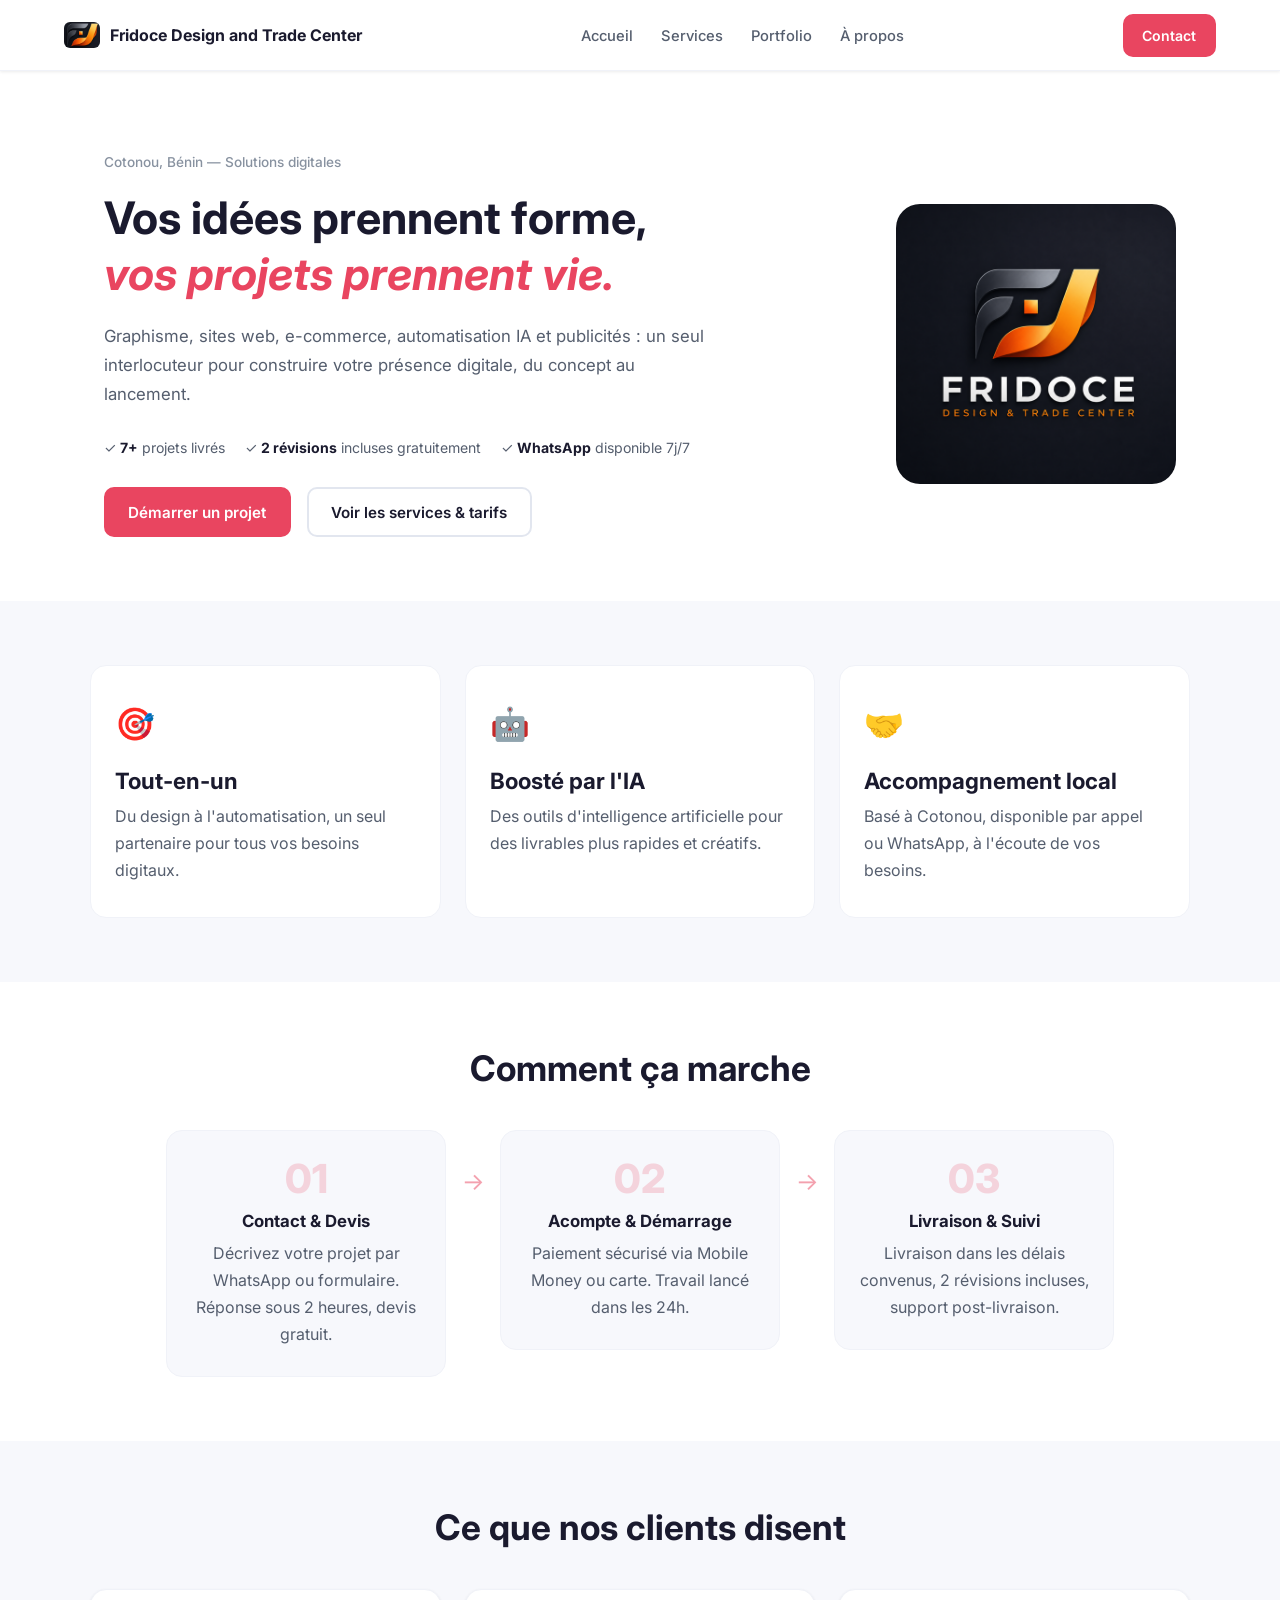
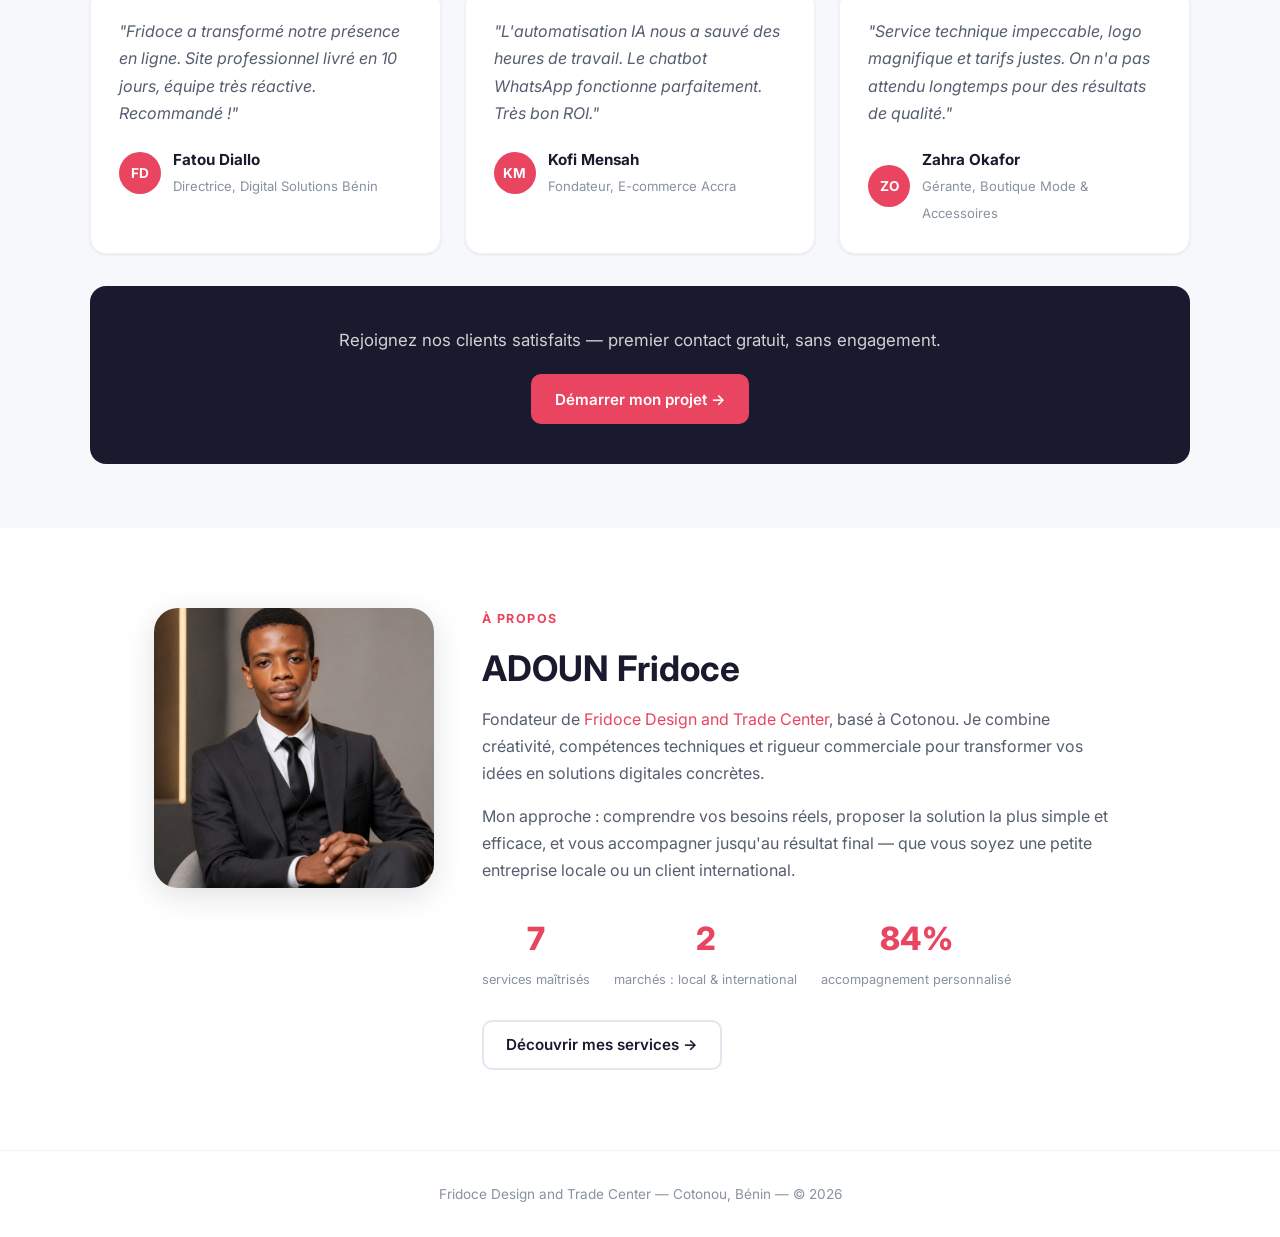
<file: index.html>
<!DOCTYPE html>
<html lang="fr">
<head>
  <meta charset="UTF-8" />
  <meta name="viewport" content="width=device-width, initial-scale=1.0" />
  <title>Fridoce Design and Trade Center — Accueil</title>
  <meta name="description" content="Créez votre présence digitale avec Fridoce Design and Trade Center. Graphisme, sites web, e-commerce, automatisation IA et publicités. Solutions complètes depuis Cotonou." />
  <meta name="keywords" content="graphisme, design, site web, e-commerce, automatisation IA, publicités Facebook, Cotonou, Bénin" />
  <meta name="author" content="Fridoce Design and Trade Center" />

  <!-- Open Graph — URL corrigée -->
  <meta property="og:title" content="Fridoce Design and Trade Center — Vos idées prennent forme" />
  <meta property="og:description" content="Solutions digitales complètes : graphisme, sites web, e-commerce, automatisation IA. Du concept au lancement." />
  <meta property="og:image" content="https://fdtc-website.vercel.app/assets/logo.png" />
  <meta property="og:url" content="https://fdtc-website.vercel.app" />
  <meta property="og:type" content="website" />
  <meta property="og:site_name" content="Fridoce Design and Trade Center" />

  <!-- Twitter Card -->
  <meta name="twitter:card" content="summary_large_image" />
  <meta name="twitter:title" content="Fridoce Design and Trade Center" />
  <meta name="twitter:description" content="Solutions digitales complètes depuis Cotonou. Graphisme, sites, e-commerce, IA." />
  <meta name="twitter:image" content="https://fdtc-website.vercel.app/assets/logo.png" />

  <!-- JSON-LD LocalBusiness -->
  <script type="application/ld+json">
  {
    "@context": "https://schema.org",
    "@type": "LocalBusiness",
    "name": "Fridoce Design and Trade Center",
    "url": "https://fdtc-website.vercel.app",
    "logo": "https://fdtc-website.vercel.app/assets/logo.png",
    "image": "https://fdtc-website.vercel.app/assets/logo.png",
    "description": "Solutions digitales complètes : graphisme, sites web, e-commerce, automatisation IA et publicités depuis Cotonou, Bénin.",
    "address": {
      "@type": "PostalAddress",
      "addressLocality": "Cotonou",
      "addressCountry": "BJ"
    },
    "telephone": "+22901952507 74",
    "priceRange": "$$",
    "openingHours": "Mo-Fr 08:00-18:00"
  }
  </script>

  <!-- Google Analytics GA4 -->
  <script async src="https://www.googletagmanager.com/gtag/js?id=G-G6QQ1XGPJY"></script>
  <script>
    window.dataLayer = window.dataLayer || [];
    function gtag(){dataLayer.push(arguments);}
    gtag('js', new Date());
    gtag('config', 'G-G6QQ1XGPJY');
  </script>

  <link rel="stylesheet" href="style.css" />
  <link rel="preconnect" href="https://fonts.googleapis.com" />
  <link rel="preconnect" href="https://fonts.gstatic.com" crossorigin />
  <link href="https://fonts.googleapis.com/css2?family=Inter:wght@400;500;600;700&display=swap" rel="stylesheet" />
</head>
<body>

  <!-- NAVIGATION -->
  <nav class="navbar" role="navigation" aria-label="Navigation principale">
    <a href="index.html" class="nav-logo" aria-label="Fridoce Design and Trade Center — Accueil">
      <img src="assets/logo_icon.png" alt="Logo Fridoce" width="36" height="36" />
      Fridoce Design and Trade Center
    </a>
    <button class="burger" id="burger" aria-label="Ouvrir le menu" aria-expanded="false" aria-controls="nav-links">
      <span></span><span></span><span></span>
    </button>
    <ul class="nav-links" id="nav-links" role="list">
      <li><a href="index.html">Accueil</a></li>
      <li><a href="services.html">Services</a></li>
      <li><a href="services.html#portfolio">Portfolio</a></li>
      <li><a href="index.html#apropos">À propos</a></li>
    </ul>
    <a href="paiement.html#contact" class="btn btn-primary nav-cta">Contact</a>
  </nav>

  <!-- HERO -->
  <section class="hero" id="accueil">
    <div class="hero-content">
      <p class="hero-location">Cotonou, Bénin — Solutions digitales</p>
      <h1 class="hero-title">
        Vos idées prennent forme,<br />
        <em>vos projets prennent vie.</em>
      </h1>
      <p class="hero-subtitle">
        Graphisme, sites web, e-commerce, automatisation IA et publicités : un seul interlocuteur pour construire votre présence digitale, du concept au lancement.
      </p>
      <div class="trust-bar">
        <span>✓ <strong>7+</strong> projets livrés</span>
        <span>✓ <strong>2 révisions</strong> incluses gratuitement</span>
        <span>✓ <strong>WhatsApp</strong> disponible 7j/7</span>
      </div>
      <div class="hero-actions">
        <a href="paiement.html#contact" class="btn btn-primary" onclick="gtag('event','click_cta_hero',{event_category:'conversion'})">Démarrer un projet</a>
        <a href="services.html" class="btn btn-secondary">Voir les services &amp; tarifs</a>
      </div>
    </div>
    <div class="hero-visual">
      <img src="assets/logo.png" alt="Fridoce Design and Trade Center" width="320" height="320" loading="lazy" />
    </div>
  </section>

  <!-- PROMESSES -->
  <section class="features" aria-labelledby="features-title">
    <h2 id="features-title" class="sr-only">Nos points forts</h2>
    <div class="features-grid">
      <div class="feature-card">
        <div class="feature-icon" aria-hidden="true">🎯</div>
        <h3>Tout-en-un</h3>
        <p>Du design à l'automatisation, un seul partenaire pour tous vos besoins digitaux.</p>
      </div>
      <div class="feature-card">
        <div class="feature-icon" aria-hidden="true">🤖</div>
        <h3>Boosté par l'IA</h3>
        <p>Des outils d'intelligence artificielle pour des livrables plus rapides et créatifs.</p>
      </div>
      <div class="feature-card">
        <div class="feature-icon" aria-hidden="true">🤝</div>
        <h3>Accompagnement local</h3>
        <p>Basé à Cotonou, disponible par appel ou WhatsApp, à l'écoute de vos besoins.</p>
      </div>
    </div>
  </section>

  <!-- COMMENT ÇA MARCHE -->
  <section class="how-it-works" aria-labelledby="how-title">
    <h2 id="how-title">Comment ça marche</h2>
    <div class="steps-grid">
      <div class="step">
        <div class="step-number" aria-hidden="true">01</div>
        <h3>Contact &amp; Devis</h3>
        <p>Décrivez votre projet par WhatsApp ou formulaire. Réponse sous 2 heures, devis gratuit.</p>
      </div>
      <div class="step-arrow" aria-hidden="true">→</div>
      <div class="step">
        <div class="step-number" aria-hidden="true">02</div>
        <h3>Acompte &amp; Démarrage</h3>
        <p>Paiement sécurisé via Mobile Money ou carte. Travail lancé dans les 24h.</p>
      </div>
      <div class="step-arrow" aria-hidden="true">→</div>
      <div class="step">
        <div class="step-number" aria-hidden="true">03</div>
        <h3>Livraison &amp; Suivi</h3>
        <p>Livraison dans les délais convenus, 2 révisions incluses, support post-livraison.</p>
      </div>
    </div>
  </section>

  <!-- TÉMOIGNAGES -->
  <section class="testimonials" aria-labelledby="testi-title">
    <h2 id="testi-title">Ce que nos clients disent</h2>
    <div class="testimonials-grid">
      <div class="testimonial-card">
        <p class="testimonial-text">"Fridoce a transformé notre présence en ligne. Site professionnel livré en 10 jours, équipe très réactive. Recommandé !"</p>
        <div class="testimonial-author">
          <div class="author-avatar" aria-hidden="true">FD</div>
          <div>
            <strong>Fatou Diallo</strong>
            <span>Directrice, Digital Solutions Bénin</span>
          </div>
        </div>
      </div>
      <div class="testimonial-card">
        <p class="testimonial-text">"L'automatisation IA nous a sauvé des heures de travail. Le chatbot WhatsApp fonctionne parfaitement. Très bon ROI."</p>
        <div class="testimonial-author">
          <div class="author-avatar" aria-hidden="true">KM</div>
          <div>
            <strong>Kofi Mensah</strong>
            <span>Fondateur, E-commerce Accra</span>
          </div>
        </div>
      </div>
      <div class="testimonial-card">
        <p class="testimonial-text">"Service technique impeccable, logo magnifique et tarifs justes. On n'a pas attendu longtemps pour des résultats de qualité."</p>
        <div class="testimonial-author">
          <div class="author-avatar" aria-hidden="true">ZO</div>
          <div>
            <strong>Zahra Okafor</strong>
            <span>Gérante, Boutique Mode &amp; Accessoires</span>
          </div>
        </div>
      </div>
    </div>
    <!-- CTA POST-TÉMOIGNAGES -->
    <div class="testimonials-cta">
      <p>Rejoignez nos clients satisfaits — premier contact gratuit, sans engagement.</p>
      <a href="paiement.html#contact" class="btn btn-primary" onclick="gtag('event','click_cta_testimonials',{event_category:'conversion'})">Démarrer mon projet →</a>
    </div>
  </section>

  <!-- À PROPOS -->
  <section class="about" id="apropos" aria-labelledby="about-title">
    <div class="about-photo">
      <img src="assets/photo.jpg" alt="ADOUN Fridoce, fondateur de Fridoce Design and Trade Center" width="280" height="280" loading="lazy" />
    </div>
    <div class="about-content">
      <p class="section-label">À propos</p>
      <h2 id="about-title">ADOUN Fridoce</h2>
      <p>
        Fondateur de <a href="https://www.facebook.com/dtacademy2" rel="noopener noreferrer" target="_blank">Fridoce Design and Trade Center</a>, basé à Cotonou. Je combine créativité, compétences techniques et rigueur commerciale pour transformer vos idées en solutions digitales concrètes.
      </p>
      <p>
        Mon approche : comprendre vos besoins réels, proposer la solution la plus simple et efficace, et vous accompagner jusqu'au résultat final — que vous soyez une petite entreprise locale ou un client international.
      </p>
      <div class="about-stats">
        <div class="about-stat">
          <span class="stat-number">7</span>
          <span class="stat-label">services maîtrisés</span>
        </div>
        <div class="about-stat">
          <span class="stat-number">2</span>
          <span class="stat-label">marchés : local &amp; international</span>
        </div>
        <div class="about-stat">
          <span class="stat-number">100%</span>
          <span class="stat-label">accompagnement personnalisé</span>
        </div>
      </div>
      <a href="services.html" class="btn btn-secondary">Découvrir mes services →</a>
    </div>
  </section>

  <!-- FOOTER -->
  <footer class="footer">
    <a href="https://www.facebook.com/dtacademy2" rel="noopener noreferrer" target="_blank">Fridoce Design and Trade Center</a>
    — Cotonou, Bénin — © 2026
  </footer>

  <!-- BOUTON WHATSAPP STICKY -->
  <a href="https://wa.me/22995250774?text=Bonjour%2C%20j%27aimerais%20discuter%20de%20mon%20projet%20digital."
     class="sticky-whatsapp"
     aria-label="Nous contacter sur WhatsApp"
     target="_blank"
     rel="noopener noreferrer"
     onclick="gtag('event','click_whatsapp_sticky',{event_category:'conversion'})">
    💬 Nous contacter
  </a>

  <script src="dynamic.js"></script>
</body>
</html>
</file>
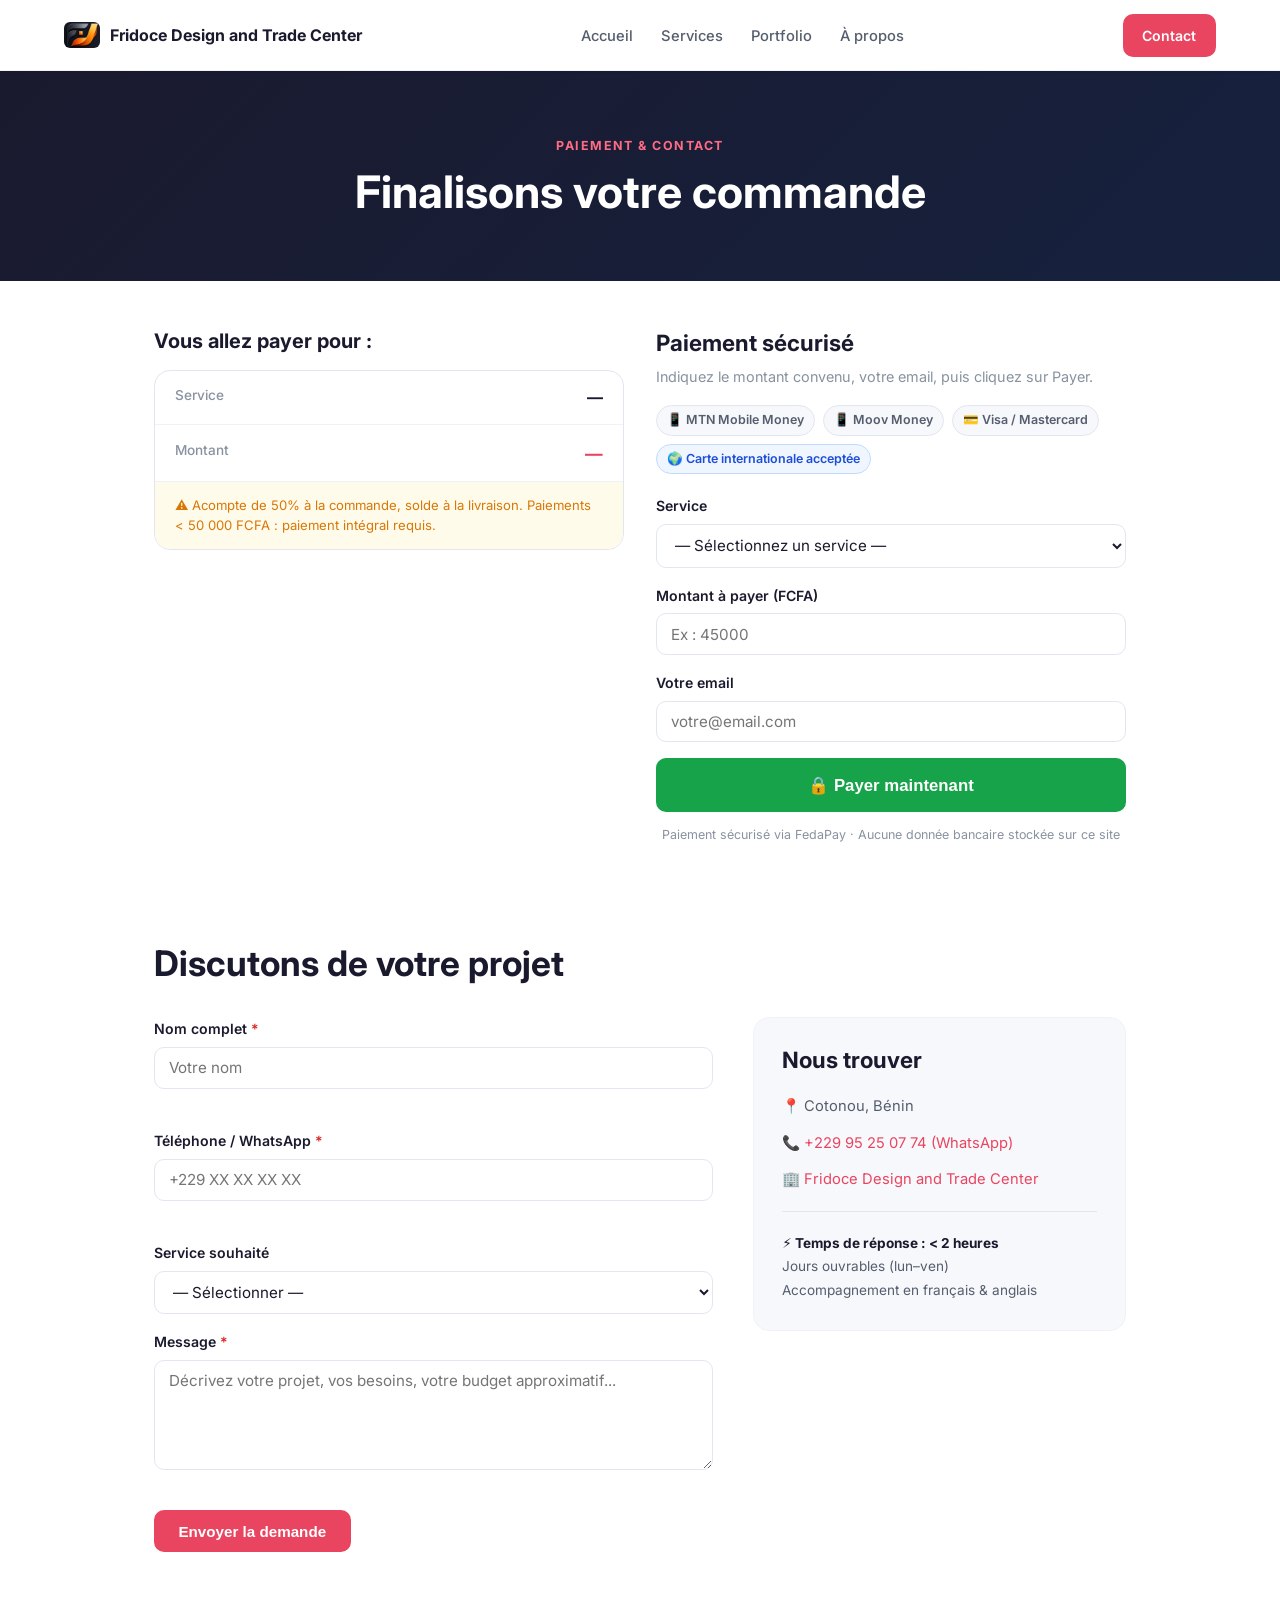
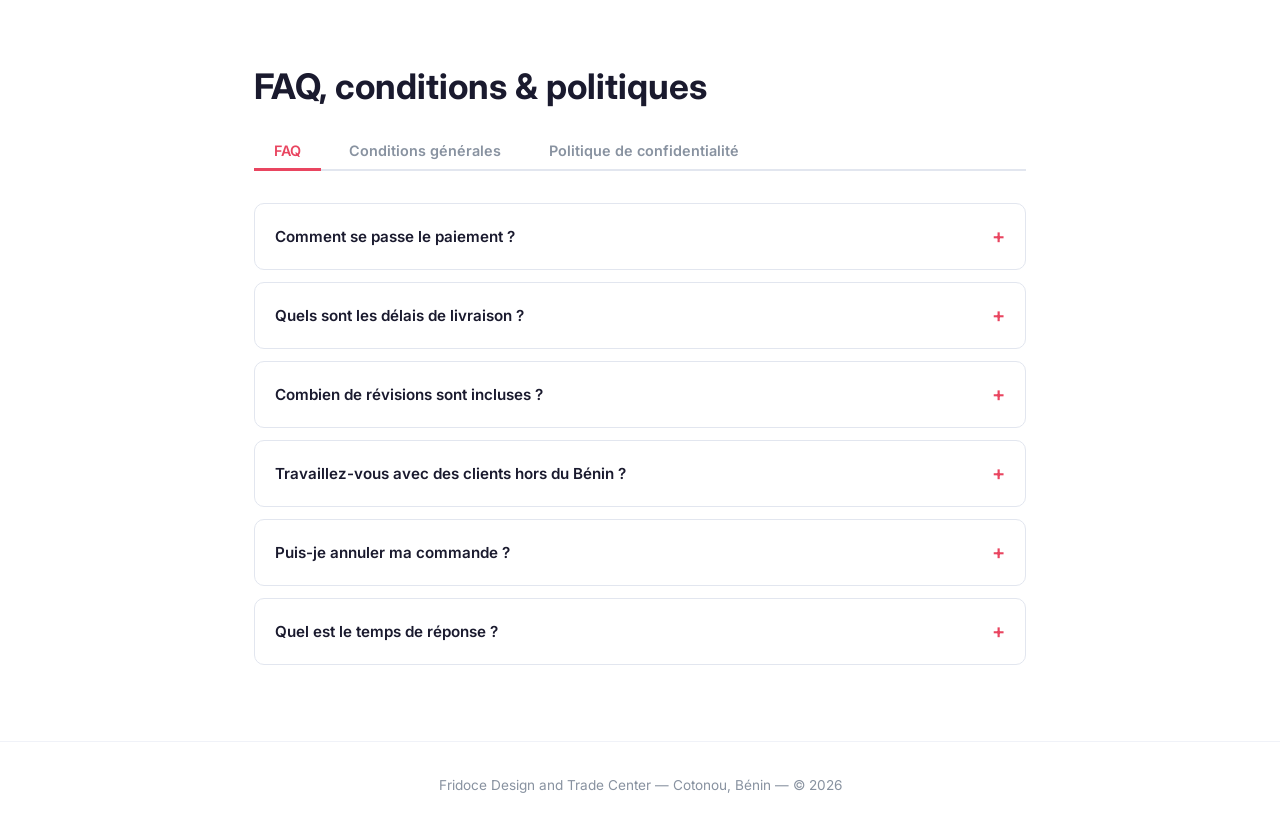
<file: paiement.html>
<!DOCTYPE html>
<html lang="fr">
<head>
  <meta charset="UTF-8" />
  <meta name="viewport" content="width=device-width, initial-scale=1.0" />
  <title>Fridoce Design and Trade Center — Paiement &amp; Contact</title>
  <meta name="description" content="Finalisez votre commande de service digital chez Fridoce. Paiement sécurisé FedaPay (Mobile Money MTN &amp; Moov, carte bancaire internationale). Contact direct par WhatsApp ou formulaire." />
  <meta name="keywords" content="paiement, contact, commande service, FedaPay, WhatsApp, Fridoce" />

  <!-- Open Graph — URL corrigée -->
  <meta property="og:title" content="Paiement &amp; Contact — Fridoce Design and Trade Center" />
  <meta property="og:description" content="Complétez votre commande de service digital. Paiement sécurisé Mobile Money &amp; carte internationale. Réponse rapide garantie." />
  <meta property="og:image" content="https://fdtc-website.vercel.app/assets/logo.png" />
  <meta property="og:url" content="https://fdtc-website.vercel.app/paiement.html" />
  <meta property="og:type" content="website" />
  <meta name="twitter:card" content="summary_large_image" />
  <meta name="twitter:title" content="Paiement &amp; Contact — Fridoce" />
  <meta name="twitter:description" content="Finalisez votre commande de service digital avec paiement sécurisé." />
  <meta name="twitter:image" content="https://fdtc-website.vercel.app/assets/logo.png" />

  <!-- Google Analytics GA4 -->
  <script async src="https://www.googletagmanager.com/gtag/js?id=G-G6QQ1XGPJY"></script>
  <script>
    window.dataLayer = window.dataLayer || [];
    function gtag(){dataLayer.push(arguments);}
    gtag('js', new Date());
    gtag('config', 'G-G6QQ1XGPJY');
  </script>

  <link rel="stylesheet" href="style.css" />
  <link rel="preconnect" href="https://fonts.googleapis.com" />
  <link rel="preconnect" href="https://fonts.gstatic.com" crossorigin />
  <link href="https://fonts.googleapis.com/css2?family=Inter:wght@400;500;600;700&display=swap" rel="stylesheet" />
</head>
<body>

  <!-- NAVIGATION -->
  <nav class="navbar" role="navigation" aria-label="Navigation principale">
    <a href="index.html" class="nav-logo" aria-label="Fridoce Design and Trade Center — Accueil">
      <img src="assets/logo_icon.png" alt="Logo Fridoce" width="36" height="36" />
      Fridoce Design and Trade Center
    </a>
    <button class="burger" id="burger" aria-label="Ouvrir le menu" aria-expanded="false" aria-controls="nav-links">
      <span></span><span></span><span></span>
    </button>
    <ul class="nav-links" id="nav-links" role="list">
      <li><a href="index.html">Accueil</a></li>
      <li><a href="services.html">Services</a></li>
      <li><a href="services.html#portfolio">Portfolio</a></li>
      <li><a href="index.html#apropos">À propos</a></li>
    </ul>
    <a href="#contact" class="btn btn-primary nav-cta">Contact</a>
  </nav>

  <!-- PAGE HEADER -->
  <section class="page-header">
    <p class="section-label">Paiement &amp; Contact</p>
    <h1>Finalisons votre commande</h1>
  </section>

  <!-- ═══════════════════════
       SECTION PAIEMENT
  ═══════════════════════ -->
  <section class="payment-section" id="paiement" aria-labelledby="payment-title">

    <!-- RÉCAPITULATIF COMMANDE -->
    <div class="order-recap" id="order-recap">
      <h2 id="payment-title">Vous allez payer pour :</h2>
      <div class="recap-box">
        <div class="recap-row">
          <span class="recap-label">Service</span>
          <span class="recap-value" id="recap-service">—</span>
        </div>
        <div class="recap-row">
          <span class="recap-label">Montant</span>
          <span class="recap-value recap-price">
            <span id="recap-fcfa">—</span>
            <span id="recap-usd" class="recap-usd-badge"></span>
          </span>
        </div>
        <div class="recap-row recap-note-row">
          <span class="recap-note">⚠️ Acompte de 50% à la commande, solde à la livraison. Paiements &lt; 50 000 FCFA : paiement intégral requis.</span>
        </div>
      </div>
    </div>

    <!-- FORMULAIRE PAIEMENT -->
    <div class="payment-form-block">
      <h3>Paiement sécurisé</h3>
      <p class="payment-sub">Indiquez le montant convenu, votre email, puis cliquez sur Payer.</p>

      <!-- BADGES PAIEMENT ACCEPTÉ -->
      <div class="payment-methods" aria-label="Modes de paiement acceptés">
        <span class="payment-badge">📱 MTN Mobile Money</span>
        <span class="payment-badge">📱 Moov Money</span>
        <span class="payment-badge">💳 Visa / Mastercard</span>
        <span class="payment-badge intl">🌍 Carte internationale acceptée</span>
      </div>

      <div class="form-group">
        <label for="service-select">Service</label>
        <select id="service-select" name="service">
          <option value="">— Sélectionnez un service —</option>
          <optgroup label="Automatisation IA">
            <option value="Chatbot WhatsApp / Messenger — 45 000 FCFA">Chatbot WhatsApp / Messenger — 45 000 FCFA</option>
            <option value="Auto-réseaux sociaux — 35 000 FCFA / mois">Auto-réseaux sociaux — 35 000 FCFA / mois</option>
            <option value="Automatisation business — 60 000 FCFA">Automatisation business — 60 000 FCFA</option>
            <option value="Pack Business Autopilote — 120 000 FCFA">Pack Business Autopilote — 120 000 FCFA</option>
          </optgroup>
          <optgroup label="Graphisme">
            <option value="Logo simple — 15 000 FCFA">Logo simple — 15 000 FCFA</option>
            <option value="Pack Identité visuelle — 40 000 FCFA">Pack Identité visuelle — 40 000 FCFA</option>
            <option value="Affiche / Flyer — 7 000 FCFA">Affiche / Flyer — 7 000 FCFA</option>
            <option value="Pack 10 visuels réseaux — 45 000 FCFA">Pack 10 visuels réseaux — 45 000 FCFA</option>
            <option value="Abonnement mensuel graphisme — 70 000 FCFA">Abonnement mensuel graphisme — 70 000 FCFA</option>
          </optgroup>
          <optgroup label="Sites WordPress">
            <option value="Site vitrine 1 page — 55 000 FCFA">Site vitrine 1 page — 55 000 FCFA</option>
            <option value="Site vitrine complet — 110 000 FCFA">Site vitrine complet — 110 000 FCFA</option>
            <option value="Site e-commerce WooCommerce — 200 000 FCFA">Site e-commerce WooCommerce — 200 000 FCFA</option>
          </optgroup>
          <optgroup label="E-commerce Shopify">
            <option value="Création boutique Shopify — 80 000 FCFA">Création boutique Shopify — 80 000 FCFA</option>
            <option value="Intégration produits Shopify — 30 000 FCFA">Intégration produits Shopify — 30 000 FCFA</option>
            <option value="Pack Lancement Shopify complet — 150 000 FCFA">Pack Lancement Shopify complet — 150 000 FCFA</option>
            <option value="Guide Importation — 20 000 FCFA">Guide Importation — 20 000 FCFA</option>
          </optgroup>
          <optgroup label="Publicités Facebook">
            <option value="Création campagne Facebook — 27 000 FCFA">Création campagne Facebook — 27 000 FCFA</option>
            <option value="Gestion pub 1 semaine — 47 000 FCFA">Gestion pub 1 semaine — 47 000 FCFA</option>
            <option value="Pack pub mensuel — 95 000 FCFA">Pack pub mensuel — 95 000 FCFA</option>
          </optgroup>
          <optgroup label="Contenu & Rédaction">
            <option value="Article rédaction web — 7 000 FCFA">Article rédaction web — 7 000 FCFA</option>
            <option value="Ebook / Guide complet — 60 000 FCFA">Ebook / Guide complet — 60 000 FCFA</option>
          </optgroup>
          <optgroup label="Packs combinés">
            <option value="Pack Starter Identité & Présence — 85 000 FCFA">Pack Starter Identité &amp; Présence — 85 000 FCFA</option>
            <option value="Pack Business Vendre en ligne — 199 000 FCFA">Pack Business Vendre en ligne — 199 000 FCFA</option>
            <option value="Pack Premium Tout déléguer — 299 000 FCFA">Pack Premium Tout déléguer — 299 000 FCFA</option>
          </optgroup>
          <optgroup label="Service technique (local)">
            <option value="Réinstallation Windows — 7 000 FCFA">Réinstallation Windows — 7 000 FCFA</option>
            <option value="Réinstallation Windows + logiciels — 12 000 FCFA">Réinstallation Windows + logiciels — 12 000 FCFA</option>
          </optgroup>
          <option value="Autre (préciser dans le contact)">Autre / Devis personnalisé</option>
        </select>
      </div>

      <div class="form-group">
        <label for="payment-amount">Montant à payer (FCFA)</label>
        <input type="number" id="payment-amount" name="amount" placeholder="Ex : 45000" min="1000" />
      </div>

      <div class="form-group">
        <label for="payment-email">Votre email</label>
        <input type="email" id="payment-email" name="email" placeholder="votre@email.com" />
      </div>

      <button class="btn btn-primary btn-pay" id="pay-btn" onclick="gtag('event','click_pay_button',{event_category:'conversion'})">
        🔒 Payer maintenant
      </button>
      <p class="payment-secure-note">Paiement sécurisé via FedaPay · Aucune donnée bancaire stockée sur ce site</p>
    </div>
  </section>

  <!-- ═══════════════════════
       SECTION CONTACT
  ═══════════════════════ -->
  <section class="contact-section" id="contact" aria-labelledby="contact-title">
    <h2 id="contact-title">Discutons de votre projet</h2>

    <div class="contact-grid">
      <div class="contact-form-block">
        <form id="contact-form" novalidate>
          <div class="form-group">
            <label for="contact-name">Nom complet <span class="required" aria-hidden="true">*</span></label>
            <input type="text" id="contact-name" name="name" placeholder="Votre nom" required autocomplete="name" />
            <span class="field-error" id="error-name" role="alert" aria-live="polite"></span>
          </div>
          <div class="form-group">
            <label for="contact-phone">Téléphone / WhatsApp <span class="required" aria-hidden="true">*</span></label>
            <input type="tel" id="contact-phone" name="phone" placeholder="+229 XX XX XX XX" required autocomplete="tel" />
            <span class="field-error" id="error-phone" role="alert" aria-live="polite"></span>
          </div>
          <div class="form-group">
            <label for="contact-service">Service souhaité</label>
            <select id="contact-service" name="service">
              <option value="">— Sélectionner —</option>
              <option value="Automatisation IA">Automatisation IA</option>
              <option value="Graphisme">Graphisme</option>
              <option value="Site WordPress">Site WordPress</option>
              <option value="Boutique Shopify">Boutique Shopify</option>
              <option value="Publicités Facebook">Publicités Facebook</option>
              <option value="Contenu & Rédaction">Contenu &amp; Rédaction</option>
              <option value="Service technique">Service technique</option>
              <option value="Pack combiné">Pack combiné</option>
              <option value="Devis personnalisé">Devis personnalisé</option>
            </select>
          </div>
          <div class="form-group">
            <label for="contact-message">Message <span class="required" aria-hidden="true">*</span></label>
            <textarea id="contact-message" name="message" rows="4" placeholder="Décrivez votre projet, vos besoins, votre budget approximatif..." required></textarea>
            <span class="field-error" id="error-message" role="alert" aria-live="polite"></span>
          </div>

          <button type="submit" class="btn btn-primary" id="contact-submit">
            Envoyer la demande
          </button>

          <!-- Message succès -->
          <div class="form-success" id="form-success" role="alert" aria-live="polite" style="display:none;">
            ✅ Votre message a été envoyé ! Je vous réponds sous 2 heures (jours ouvrables).
          </div>
          <!-- Message erreur globale -->
          <div class="form-error-global" id="form-error-global" role="alert" aria-live="polite" style="display:none;">
            ⚠️ Veuillez corriger les erreurs indiquées avant d'envoyer.
          </div>
        </form>
      </div>

      <div class="contact-info-block">
        <div class="contact-info-card">
          <h3>Nous trouver</h3>
          <ul class="contact-info-list">
            <li>📍 Cotonou, Bénin</li>
            <li>
              <a href="https://wa.me/22995250774?text=Bonjour%2C%20je%20vous%20ai%20découvert%20grâce%20à%20votre%20site%20web%20et%20j%27aimerais%20discuter%20avec%20vous."
                 target="_blank" rel="noopener noreferrer">
                📞 +229 95 25 07 74 (WhatsApp)
              </a>
            </li>
            <li>
              <a href="https://www.facebook.com/dtacademy2" target="_blank" rel="noopener noreferrer">
                🏢 Fridoce Design and Trade Center
              </a>
            </li>
          </ul>
          <div class="contact-response-time">
            <strong>⚡ Temps de réponse : &lt; 2 heures</strong><br />
            Jours ouvrables (lun–ven)<br />
            Accompagnement en français &amp; anglais
          </div>
        </div>
      </div>
    </div>
  </section>

  <!-- ═══════════════════════
       FAQ & CONDITIONS
  ═══════════════════════ -->
  <section class="faq-section" aria-labelledby="faq-title">
    <h2 id="faq-title">FAQ, conditions &amp; politiques</h2>
    <div class="faq-tabs" role="tablist">
      <button class="faq-tab active" role="tab" aria-selected="true" aria-controls="tab-faq" id="btn-faq">FAQ</button>
      <button class="faq-tab" role="tab" aria-selected="false" aria-controls="tab-cgv" id="btn-cgv">Conditions générales</button>
      <button class="faq-tab" role="tab" aria-selected="false" aria-controls="tab-privacy" id="btn-privacy">Politique de confidentialité</button>
    </div>

    <div id="tab-faq" class="faq-tab-content active" role="tabpanel" aria-labelledby="btn-faq">
      <details class="faq-item"><summary>Comment se passe le paiement ?</summary><p>Pour les prestations de moins de 50 000 FCFA, le paiement se fait intégralement avant le démarrage. Pour les projets plus importants, un acompte de 50% est demandé à la commande, et le solde est dû à la livraison. Paiement via Mobile Money (MTN, Moov) ou carte bancaire internationale via FedaPay.</p></details>
      <details class="faq-item"><summary>Quels sont les délais de livraison ?</summary><p>Cela dépend du service : de 1 jour pour un dépannage technique à 35 jours pour un pack premium complet. Le délai précis est indiqué sur chaque service et confirmé après votre commande.</p></details>
      <details class="faq-item"><summary>Combien de révisions sont incluses ?</summary><p>Chaque prestation inclut 2 révisions gratuites. Toute modification supplémentaire après validation finale est facturée séparément selon sa complexité.</p></details>
      <details class="faq-item"><summary>Travaillez-vous avec des clients hors du Bénin ?</summary><p>Oui. Les paiements internationaux sont acceptés via FedaPay (carte bancaire Visa/Mastercard). Le service technique local reste uniquement disponible à Cotonou.</p></details>
      <details class="faq-item"><summary>Puis-je annuler ma commande ?</summary><p>Avant le début du travail, l'acompte est remboursé à 80%. Après le début du travail, l'acompte n'est pas remboursable mais le travail déjà réalisé vous est livré.</p></details>
      <details class="faq-item"><summary>Quel est le temps de réponse ?</summary><p>Je réponds en moins de 2 heures pendant les jours ouvrables (lun–ven). Les demandes reçues en fin d'après-midi reçoivent une réponse le lendemain matin.</p></details>
    </div>

    <div id="tab-cgv" class="faq-tab-content" role="tabpanel" aria-labelledby="btn-cgv" hidden>
      <div class="legal-content">
        <h4>1. Objet</h4><p>Les présentes conditions générales encadrent toute prestation réalisée par Fridoce Design and Trade Center.</p>
        <h4>2. Modalités de paiement</h4><p>Les prestations inférieures à 50 000 FCFA sont payables intégralement avant le démarrage. Les prestations supérieures requièrent un acompte de 50% à la commande, le solde étant payable à la livraison.</p>
        <h4>3. Délais</h4><p>Les délais indiqués démarrent à réception de l'acompte et de l'ensemble des éléments nécessaires fournis par le client. Des retards peuvent survenir en cas de demandes de révision substantielles.</p>
        <h4>4. Révisions et modifications</h4><p>Chaque prestation inclut 2 révisions gratuites. Toute révision additionnelle fera l'objet d'une facturation complémentaire communiquée avant exécution.</p>
        <h4>5. Annulation et remboursement</h4><p>En cas d'annulation avant le début de la prestation, l'acompte est remboursé à hauteur de 80%. En cas d'annulation après le début du travail, l'acompte n'est pas remboursable.</p>
        <h4>6. Propriété intellectuelle</h4><p>Les fichiers finaux sont transférés en pleine propriété au client après paiement intégral. Fridoce Design and Trade Center se réserve le droit de les utiliser comme portfolio si le client l'autorise.</p>
        <h4>7. Responsabilité</h4><p>Fridoce Design and Trade Center s'engage à exécuter chaque prestation avec diligence. Le client reste responsable de la conformité légale du contenu qu'il fournit ou demande.</p>
      </div>
    </div>

    <div id="tab-privacy" class="faq-tab-content" role="tabpanel" aria-labelledby="btn-privacy" hidden>
      <div class="legal-content">
        <h4>1. Données collectées</h4><p>Lors d'une prise de contact ou commande : nom, téléphone, email et détails du projet transmis volontairement.</p>
        <h4>2. Utilisation des données</h4><p>Ces informations sont utilisées exclusivement pour répondre aux demandes, exécuter les prestations et assurer le suivi client. Elles ne sont jamais communiquées à des tiers.</p>
        <h4>3. Paiements</h4><p>Les paiements sont traités directement par FedaPay. Fridoce Design and Trade Center n'a pas accès aux données bancaires complètes du client.</p>
        <h4>4. Conservation</h4><p>Les données sont conservées le temps nécessaire à la bonne exécution de la prestation, puis supprimées ou archivées de manière sécurisée.</p>
        <h4>5. Droits du client</h4><p>Le client peut demander l'accès, la rectification ou la suppression de ses données en contactant directement Fridoce Design and Trade Center via WhatsApp ou email.</p>
        <h4>6. Analytics</h4><p>Le site utilise Google Analytics (GA4) pour mesurer les visites de manière anonymisée. Aucun cookie publicitaire n'est utilisé.</p>
      </div>
    </div>
  </section>

  <!-- FOOTER -->
  <footer class="footer">
    <a href="https://www.facebook.com/dtacademy2" rel="noopener noreferrer" target="_blank">Fridoce Design and Trade Center</a>
    — Cotonou, Bénin — © 2026
  </footer>

  <!-- BOUTON WHATSAPP STICKY -->
  <a href="https://wa.me/22995250774?text=Bonjour%2C%20j%27aimerais%20en%20savoir%20plus%20sur%20vos%20services."
     class="sticky-whatsapp"
     aria-label="Nous contacter sur WhatsApp"
     target="_blank"
     rel="noopener noreferrer"
     onclick="gtag('event','click_whatsapp_sticky',{event_category:'conversion'})">
    💬 Nous contacter
  </a>

  <!-- FedaPay SDK -->
  <script src="https://cdn.fedapay.com/checkout.js?v=1.1.7"></script>
  <script src="dynamic.js"></script>
</body>
</html>
</file>
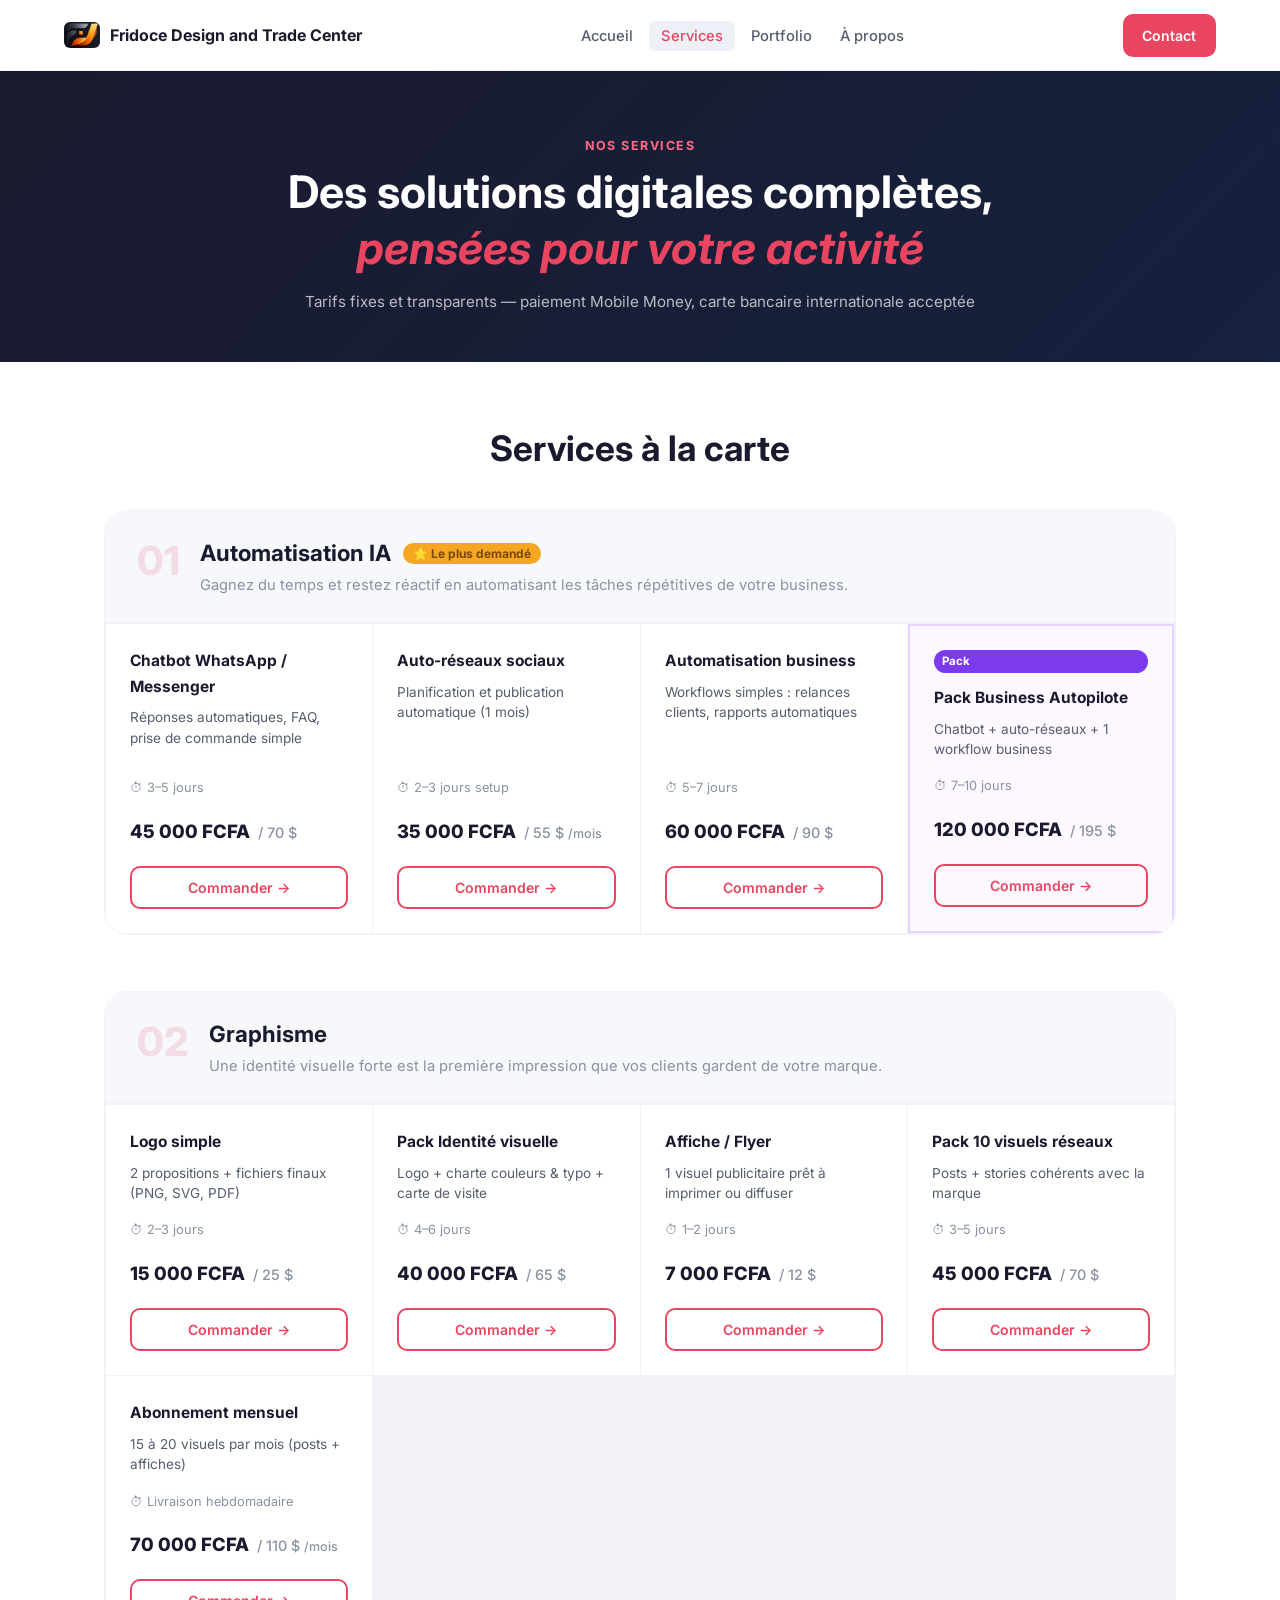
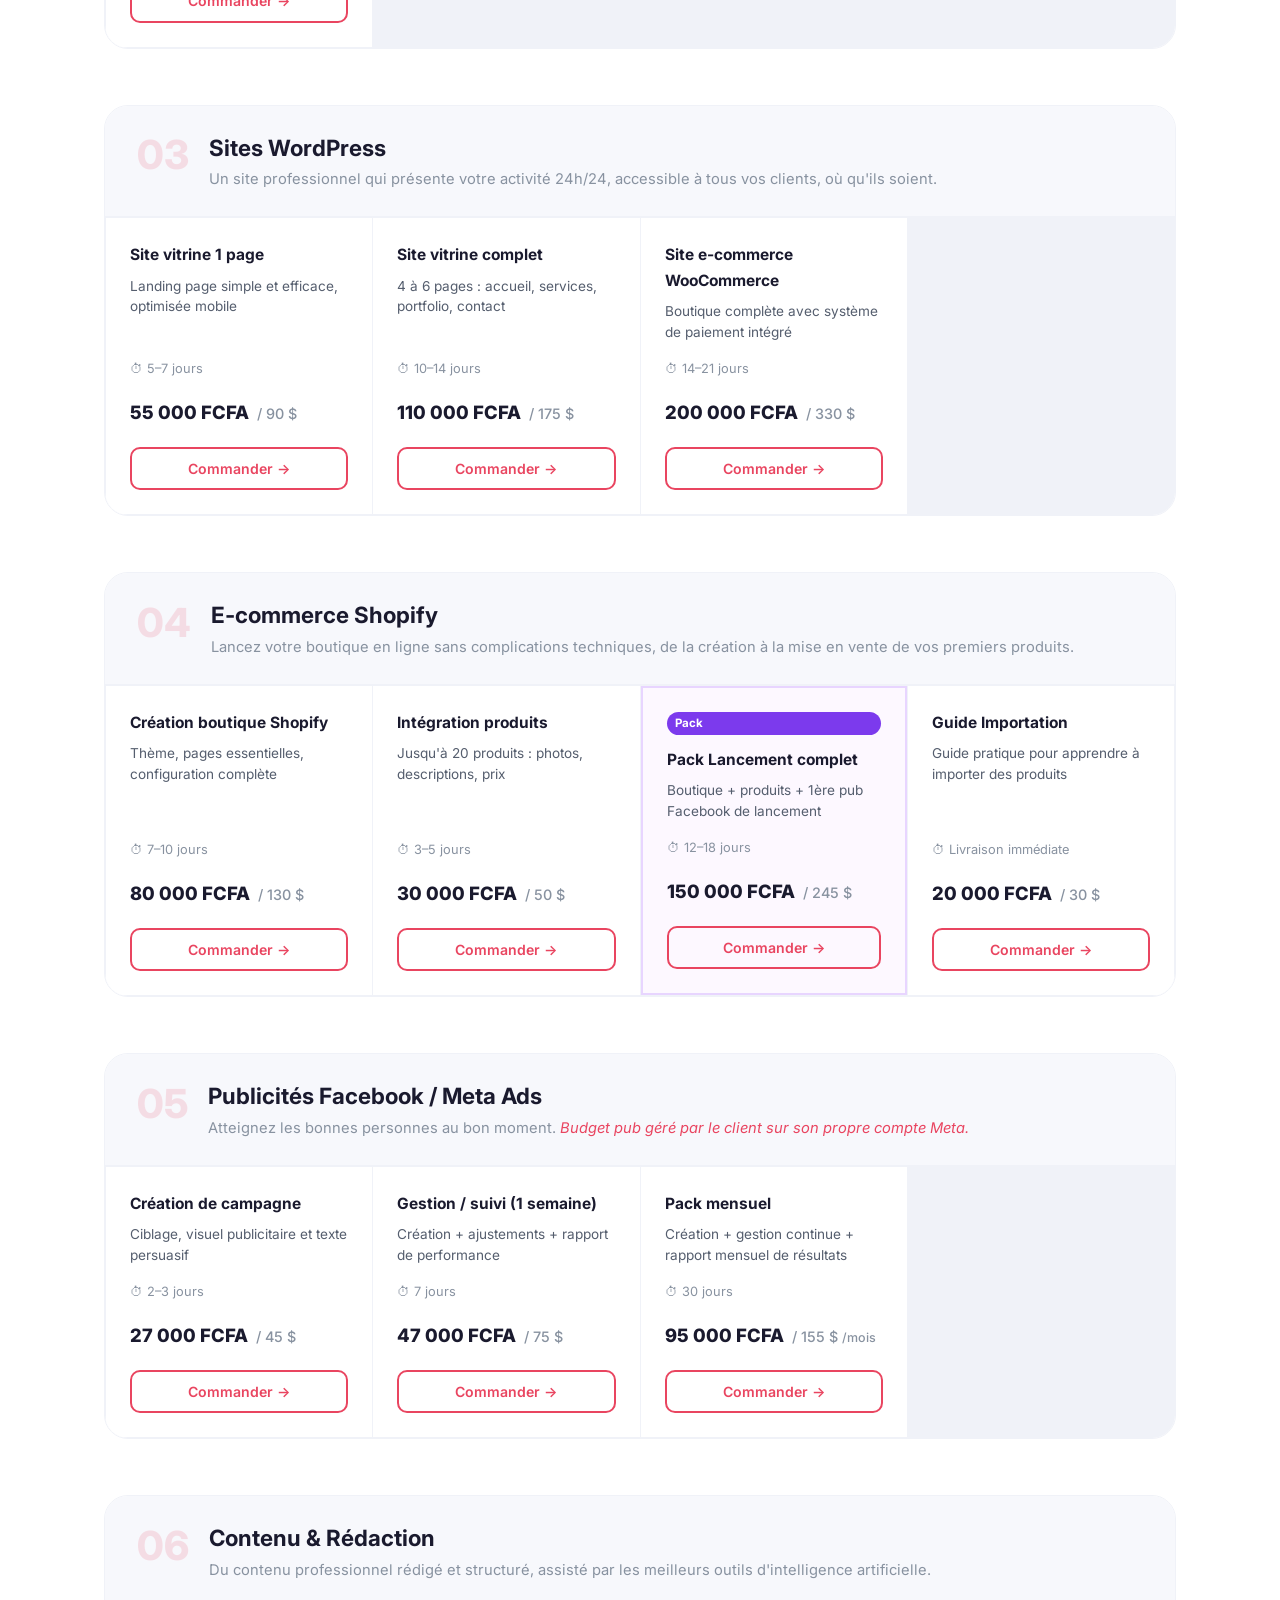
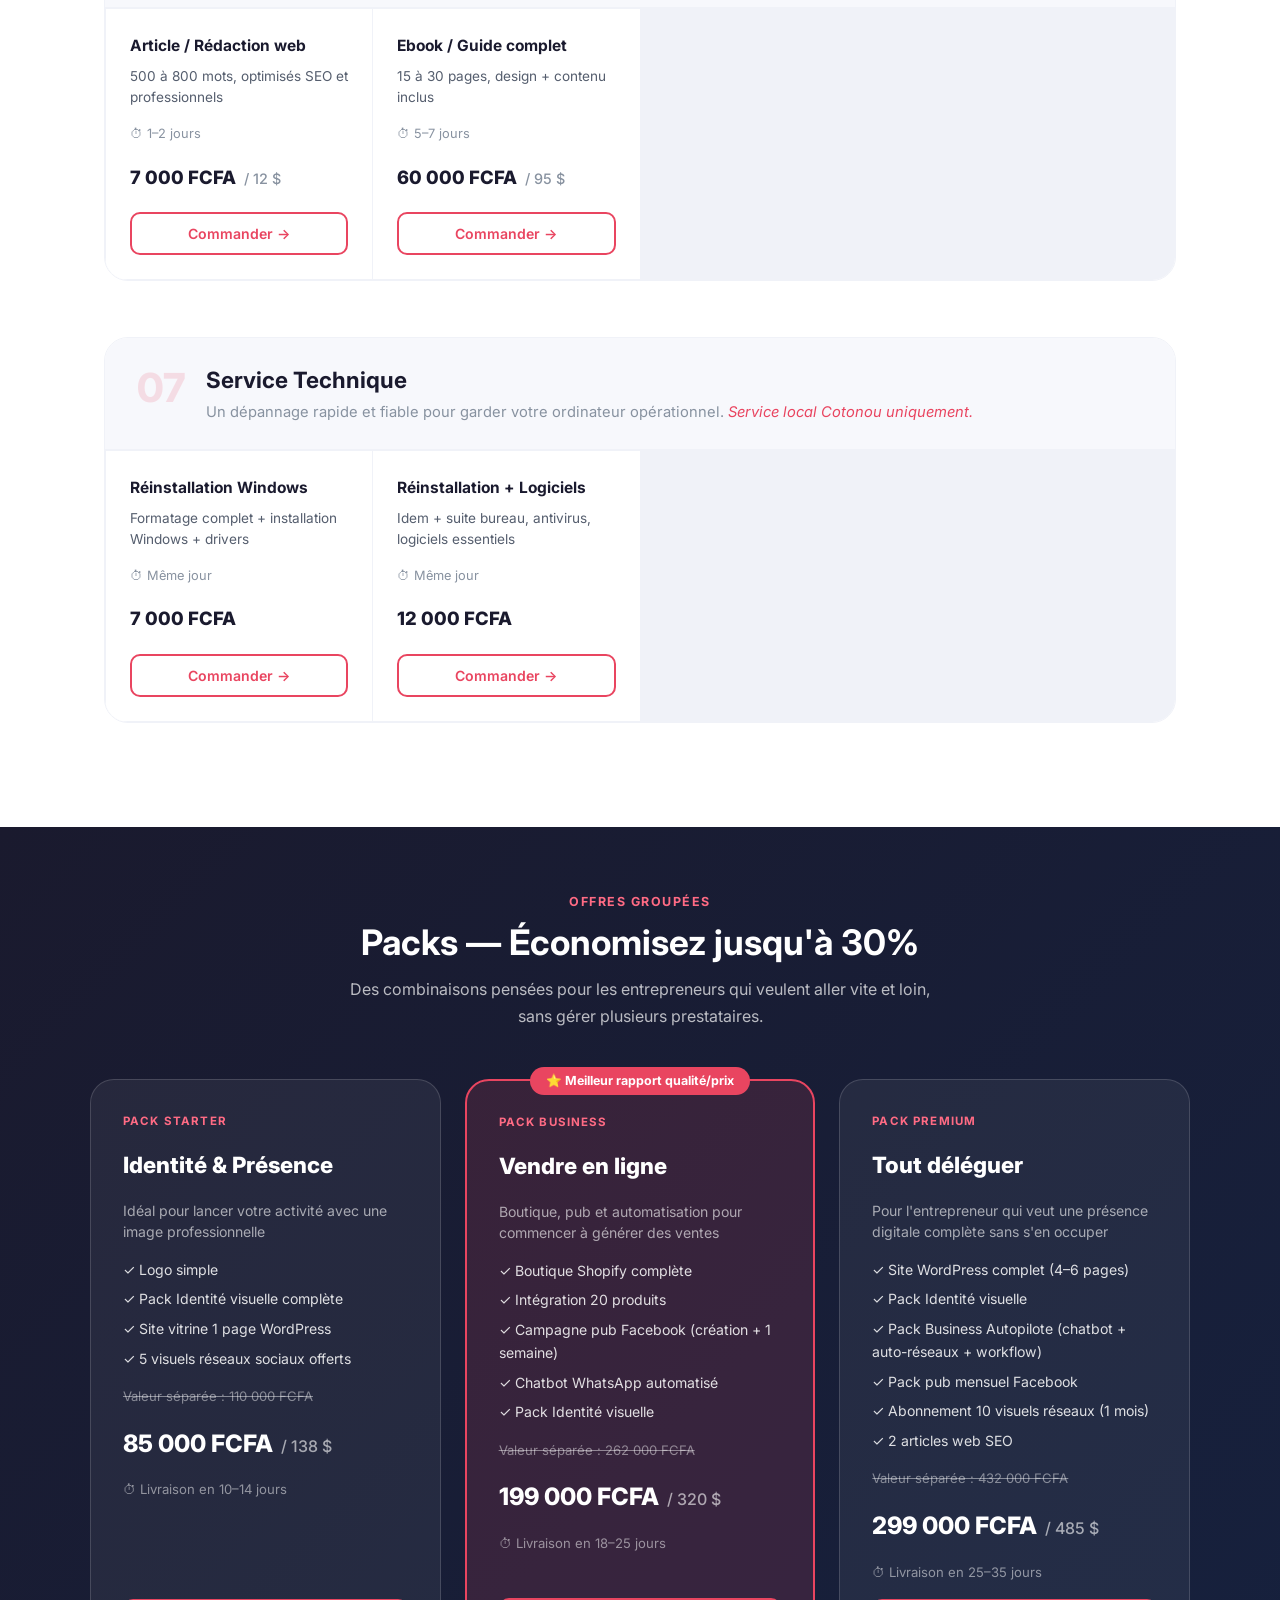
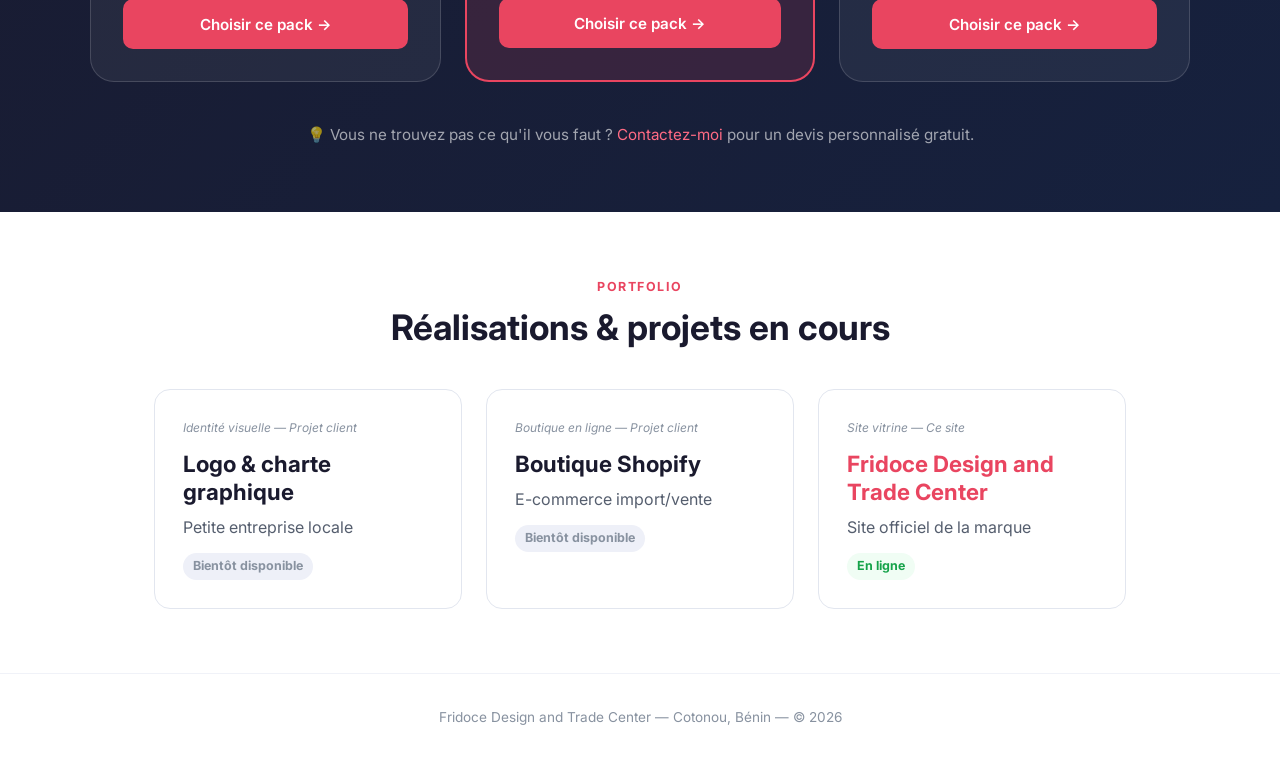
<file: services.html>
<!DOCTYPE html>
<html lang="fr">
<head>
  <meta charset="UTF-8" />
  <meta name="viewport" content="width=device-width, initial-scale=1.0" />
  <title>Fridoce Design and Trade Center — Services &amp; Tarifs</title>
  <meta name="description" content="Découvrez nos services : graphisme, sites WordPress, e-commerce Shopify, publicités Facebook, automatisation IA, contenu web et support technique. Tarifs fixes depuis Cotonou." />
  <meta name="keywords" content="services digitaux, graphisme, WordPress, Shopify, e-commerce, IA, publicités Meta, Cotonou" />

  <!-- Open Graph — URL corrigée -->
  <meta property="og:title" content="Nos Services — Fridoce Design and Trade Center" />
  <meta property="og:description" content="7 services digitaux complets : graphisme, sites, e-commerce, automatisation IA, publicités. Tarifs fixes transparents." />
  <meta property="og:image" content="https://fdtc-website.vercel.app/assets/logo.png" />
  <meta property="og:url" content="https://fdtc-website.vercel.app/services.html" />
  <meta property="og:type" content="website" />
  <meta name="twitter:card" content="summary_large_image" />
  <meta name="twitter:title" content="Services — Fridoce Design and Trade Center" />
  <meta name="twitter:description" content="Graphisme, sites web, e-commerce, IA, publicités. Solutions digitales complètes." />
  <meta name="twitter:image" content="https://fdtc-website.vercel.app/assets/logo.png" />

  <!-- Google Analytics GA4 -->
  <script async src="https://www.googletagmanager.com/gtag/js?id=G-G6QQ1XGPJY"></script>
  <script>
    window.dataLayer = window.dataLayer || [];
    function gtag(){dataLayer.push(arguments);}
    gtag('js', new Date());
    gtag('config', 'G-G6QQ1XGPJY');
  </script>

  <link rel="stylesheet" href="style.css" />
  <link rel="preconnect" href="https://fonts.googleapis.com" />
  <link rel="preconnect" href="https://fonts.gstatic.com" crossorigin />
  <link href="https://fonts.googleapis.com/css2?family=Inter:wght@400;500;600;700&display=swap" rel="stylesheet" />
</head>
<body>

  <!-- NAVIGATION -->
  <nav class="navbar" role="navigation" aria-label="Navigation principale">
    <a href="index.html" class="nav-logo" aria-label="Fridoce Design and Trade Center — Accueil">
      <img src="assets/logo_icon.png" alt="Logo Fridoce" width="36" height="36" />
      Fridoce Design and Trade Center
    </a>
    <button class="burger" id="burger" aria-label="Ouvrir le menu" aria-expanded="false" aria-controls="nav-links">
      <span></span><span></span><span></span>
    </button>
    <ul class="nav-links" id="nav-links" role="list">
      <li><a href="index.html">Accueil</a></li>
      <li><a href="services.html" aria-current="page">Services</a></li>
      <li><a href="#portfolio">Portfolio</a></li>
      <li><a href="index.html#apropos">À propos</a></li>
    </ul>
    <a href="paiement.html#contact" class="btn btn-primary nav-cta">Contact</a>
  </nav>

  <!-- PAGE HEADER -->
  <section class="page-header">
    <p class="section-label">Nos services</p>
    <h1>Des solutions digitales complètes,<br /><em>pensées pour votre activité</em></h1>
    <p class="page-header-sub">Tarifs fixes et transparents — paiement Mobile Money, carte bancaire internationale acceptée</p>
  </section>

  <!-- ═══════════════════════════════════════
       SECTION 1 — SERVICES INDIVIDUELS
  ═══════════════════════════════════════ -->
  <section class="services-section" aria-labelledby="services-title">
    <h2 id="services-title" class="section-heading">Services à la carte</h2>

    <!-- 01 AUTOMATISATION IA -->
    <div class="service-block" id="service-automatisation">
      <div class="service-block-header">
        <span class="service-number" aria-hidden="true">01</span>
        <div>
          <h3>Automatisation IA <span class="badge-popular">⭐ Le plus demandé</span></h3>
          <p class="service-tagline">Gagnez du temps et restez réactif en automatisant les tâches répétitives de votre business.</p>
        </div>
      </div>
      <div class="service-offers-grid">
        <div class="offer-card">
          <div class="offer-name">Chatbot WhatsApp / Messenger</div>
          <div class="offer-desc">Réponses automatiques, FAQ, prise de commande simple</div>
          <div class="offer-meta"><span class="offer-delay">⏱ 3–5 jours</span></div>
          <div class="offer-price">
            <span class="price-fcfa">45 000 FCFA</span>
            <span class="price-usd">/ 70 $</span>
          </div>
          <a href="paiement.html?service=Chatbot+WhatsApp&montant=45000&usd=70#paiement" class="btn btn-order" onclick="gtag('event','click_order',{event_category:'conversion',event_label:'Chatbot WhatsApp'})">Commander →</a>
        </div>
        <div class="offer-card">
          <div class="offer-name">Auto-réseaux sociaux</div>
          <div class="offer-desc">Planification et publication automatique (1 mois)</div>
          <div class="offer-meta"><span class="offer-delay">⏱ 2–3 jours setup</span></div>
          <div class="offer-price">
            <span class="price-fcfa">35 000 FCFA</span>
            <span class="price-usd">/ 55 $ <small>/mois</small></span>
          </div>
          <a href="paiement.html?service=Auto-réseaux+sociaux&montant=35000&usd=55#paiement" class="btn btn-order" onclick="gtag('event','click_order',{event_category:'conversion',event_label:'Auto réseaux'})">Commander →</a>
        </div>
        <div class="offer-card">
          <div class="offer-name">Automatisation business</div>
          <div class="offer-desc">Workflows simples : relances clients, rapports automatiques</div>
          <div class="offer-meta"><span class="offer-delay">⏱ 5–7 jours</span></div>
          <div class="offer-price">
            <span class="price-fcfa">60 000 FCFA</span>
            <span class="price-usd">/ 90 $</span>
          </div>
          <a href="paiement.html?service=Automatisation+business&montant=60000&usd=90#paiement" class="btn btn-order" onclick="gtag('event','click_order',{event_category:'conversion',event_label:'Automatisation business'})">Commander →</a>
        </div>
        <div class="offer-card offer-card-pack">
          <div class="badge-pack-mini">Pack</div>
          <div class="offer-name">Pack Business Autopilote</div>
          <div class="offer-desc">Chatbot + auto-réseaux + 1 workflow business</div>
          <div class="offer-meta"><span class="offer-delay">⏱ 7–10 jours</span></div>
          <div class="offer-price">
            <span class="price-fcfa">120 000 FCFA</span>
            <span class="price-usd">/ 195 $</span>
          </div>
          <a href="paiement.html?service=Pack+Business+Autopilote&montant=120000&usd=195#paiement" class="btn btn-order" onclick="gtag('event','click_order',{event_category:'conversion',event_label:'Pack Business Autopilote'})">Commander →</a>
        </div>
      </div>
    </div>

    <!-- 02 GRAPHISME -->
    <div class="service-block" id="service-graphisme">
      <div class="service-block-header">
        <span class="service-number" aria-hidden="true">02</span>
        <div>
          <h3>Graphisme</h3>
          <p class="service-tagline">Une identité visuelle forte est la première impression que vos clients gardent de votre marque.</p>
        </div>
      </div>
      <div class="service-offers-grid">
        <div class="offer-card">
          <div class="offer-name">Logo simple</div>
          <div class="offer-desc">2 propositions + fichiers finaux (PNG, SVG, PDF)</div>
          <div class="offer-meta"><span class="offer-delay">⏱ 2–3 jours</span></div>
          <div class="offer-price">
            <span class="price-fcfa">15 000 FCFA</span>
            <span class="price-usd">/ 25 $</span>
          </div>
          <a href="paiement.html?service=Logo+simple&montant=15000&usd=25#paiement" class="btn btn-order">Commander →</a>
        </div>
        <div class="offer-card">
          <div class="offer-name">Pack Identité visuelle</div>
          <div class="offer-desc">Logo + charte couleurs &amp; typo + carte de visite</div>
          <div class="offer-meta"><span class="offer-delay">⏱ 4–6 jours</span></div>
          <div class="offer-price">
            <span class="price-fcfa">40 000 FCFA</span>
            <span class="price-usd">/ 65 $</span>
          </div>
          <a href="paiement.html?service=Pack+Identité+visuelle&montant=40000&usd=65#paiement" class="btn btn-order">Commander →</a>
        </div>
        <div class="offer-card">
          <div class="offer-name">Affiche / Flyer</div>
          <div class="offer-desc">1 visuel publicitaire prêt à imprimer ou diffuser</div>
          <div class="offer-meta"><span class="offer-delay">⏱ 1–2 jours</span></div>
          <div class="offer-price">
            <span class="price-fcfa">7 000 FCFA</span>
            <span class="price-usd">/ 12 $</span>
          </div>
          <a href="paiement.html?service=Affiche+Flyer&montant=7000&usd=12#paiement" class="btn btn-order">Commander →</a>
        </div>
        <div class="offer-card">
          <div class="offer-name">Pack 10 visuels réseaux</div>
          <div class="offer-desc">Posts + stories cohérents avec la marque</div>
          <div class="offer-meta"><span class="offer-delay">⏱ 3–5 jours</span></div>
          <div class="offer-price">
            <span class="price-fcfa">45 000 FCFA</span>
            <span class="price-usd">/ 70 $</span>
          </div>
          <a href="paiement.html?service=Pack+10+visuels+réseaux&montant=45000&usd=70#paiement" class="btn btn-order">Commander →</a>
        </div>
        <div class="offer-card">
          <div class="offer-name">Abonnement mensuel</div>
          <div class="offer-desc">15 à 20 visuels par mois (posts + affiches)</div>
          <div class="offer-meta"><span class="offer-delay">⏱ Livraison hebdomadaire</span></div>
          <div class="offer-price">
            <span class="price-fcfa">70 000 FCFA</span>
            <span class="price-usd">/ 110 $ <small>/mois</small></span>
          </div>
          <a href="paiement.html?service=Abonnement+mensuel+graphisme&montant=70000&usd=110#paiement" class="btn btn-order">Commander →</a>
        </div>
      </div>
    </div>

    <!-- 03 SITES WORDPRESS -->
    <div class="service-block" id="service-wordpress">
      <div class="service-block-header">
        <span class="service-number" aria-hidden="true">03</span>
        <div>
          <h3>Sites WordPress</h3>
          <p class="service-tagline">Un site professionnel qui présente votre activité 24h/24, accessible à tous vos clients, où qu'ils soient.</p>
        </div>
      </div>
      <div class="service-offers-grid">
        <div class="offer-card">
          <div class="offer-name">Site vitrine 1 page</div>
          <div class="offer-desc">Landing page simple et efficace, optimisée mobile</div>
          <div class="offer-meta"><span class="offer-delay">⏱ 5–7 jours</span></div>
          <div class="offer-price">
            <span class="price-fcfa">55 000 FCFA</span>
            <span class="price-usd">/ 90 $</span>
          </div>
          <a href="paiement.html?service=Site+vitrine+1+page&montant=55000&usd=90#paiement" class="btn btn-order">Commander →</a>
        </div>
        <div class="offer-card">
          <div class="offer-name">Site vitrine complet</div>
          <div class="offer-desc">4 à 6 pages : accueil, services, portfolio, contact</div>
          <div class="offer-meta"><span class="offer-delay">⏱ 10–14 jours</span></div>
          <div class="offer-price">
            <span class="price-fcfa">110 000 FCFA</span>
            <span class="price-usd">/ 175 $</span>
          </div>
          <a href="paiement.html?service=Site+vitrine+complet&montant=110000&usd=175#paiement" class="btn btn-order">Commander →</a>
        </div>
        <div class="offer-card">
          <div class="offer-name">Site e-commerce WooCommerce</div>
          <div class="offer-desc">Boutique complète avec système de paiement intégré</div>
          <div class="offer-meta"><span class="offer-delay">⏱ 14–21 jours</span></div>
          <div class="offer-price">
            <span class="price-fcfa">200 000 FCFA</span>
            <span class="price-usd">/ 330 $</span>
          </div>
          <a href="paiement.html?service=Site+WooCommerce&montant=200000&usd=330#paiement" class="btn btn-order">Commander →</a>
        </div>
      </div>
    </div>

    <!-- 04 E-COMMERCE SHOPIFY -->
    <div class="service-block" id="service-shopify">
      <div class="service-block-header">
        <span class="service-number" aria-hidden="true">04</span>
        <div>
          <h3>E-commerce Shopify</h3>
          <p class="service-tagline">Lancez votre boutique en ligne sans complications techniques, de la création à la mise en vente de vos premiers produits.</p>
        </div>
      </div>
      <div class="service-offers-grid">
        <div class="offer-card">
          <div class="offer-name">Création boutique Shopify</div>
          <div class="offer-desc">Thème, pages essentielles, configuration complète</div>
          <div class="offer-meta"><span class="offer-delay">⏱ 7–10 jours</span></div>
          <div class="offer-price">
            <span class="price-fcfa">80 000 FCFA</span>
            <span class="price-usd">/ 130 $</span>
          </div>
          <a href="paiement.html?service=Création+boutique+Shopify&montant=80000&usd=130#paiement" class="btn btn-order">Commander →</a>
        </div>
        <div class="offer-card">
          <div class="offer-name">Intégration produits</div>
          <div class="offer-desc">Jusqu'à 20 produits : photos, descriptions, prix</div>
          <div class="offer-meta"><span class="offer-delay">⏱ 3–5 jours</span></div>
          <div class="offer-price">
            <span class="price-fcfa">30 000 FCFA</span>
            <span class="price-usd">/ 50 $</span>
          </div>
          <a href="paiement.html?service=Intégration+produits+Shopify&montant=30000&usd=50#paiement" class="btn btn-order">Commander →</a>
        </div>
        <div class="offer-card offer-card-pack">
          <div class="badge-pack-mini">Pack</div>
          <div class="offer-name">Pack Lancement complet</div>
          <div class="offer-desc">Boutique + produits + 1ère pub Facebook de lancement</div>
          <div class="offer-meta"><span class="offer-delay">⏱ 12–18 jours</span></div>
          <div class="offer-price">
            <span class="price-fcfa">150 000 FCFA</span>
            <span class="price-usd">/ 245 $</span>
          </div>
          <a href="paiement.html?service=Pack+Lancement+Shopify&montant=150000&usd=245#paiement" class="btn btn-order">Commander →</a>
        </div>
        <div class="offer-card">
          <div class="offer-name">Guide Importation</div>
          <div class="offer-desc">Guide pratique pour apprendre à importer des produits</div>
          <div class="offer-meta"><span class="offer-delay">⏱ Livraison immédiate</span></div>
          <div class="offer-price">
            <span class="price-fcfa">20 000 FCFA</span>
            <span class="price-usd">/ 30 $</span>
          </div>
          <a href="paiement.html?service=Guide+Importation&montant=20000&usd=30#paiement" class="btn btn-order">Commander →</a>
        </div>
      </div>
    </div>

    <!-- 05 PUBLICITÉS FACEBOOK -->
    <div class="service-block" id="service-ads">
      <div class="service-block-header">
        <span class="service-number" aria-hidden="true">05</span>
        <div>
          <h3>Publicités Facebook / Meta Ads</h3>
          <p class="service-tagline">Atteignez les bonnes personnes au bon moment. <em>Budget pub géré par le client sur son propre compte Meta.</em></p>
        </div>
      </div>
      <div class="service-offers-grid">
        <div class="offer-card">
          <div class="offer-name">Création de campagne</div>
          <div class="offer-desc">Ciblage, visuel publicitaire et texte persuasif</div>
          <div class="offer-meta"><span class="offer-delay">⏱ 2–3 jours</span></div>
          <div class="offer-price">
            <span class="price-fcfa">27 000 FCFA</span>
            <span class="price-usd">/ 45 $</span>
          </div>
          <a href="paiement.html?service=Création+campagne+Facebook&montant=27000&usd=45#paiement" class="btn btn-order">Commander →</a>
        </div>
        <div class="offer-card">
          <div class="offer-name">Gestion / suivi (1 semaine)</div>
          <div class="offer-desc">Création + ajustements + rapport de performance</div>
          <div class="offer-meta"><span class="offer-delay">⏱ 7 jours</span></div>
          <div class="offer-price">
            <span class="price-fcfa">47 000 FCFA</span>
            <span class="price-usd">/ 75 $</span>
          </div>
          <a href="paiement.html?service=Gestion+pub+1+semaine&montant=47000&usd=75#paiement" class="btn btn-order">Commander →</a>
        </div>
        <div class="offer-card">
          <div class="offer-name">Pack mensuel</div>
          <div class="offer-desc">Création + gestion continue + rapport mensuel de résultats</div>
          <div class="offer-meta"><span class="offer-delay">⏱ 30 jours</span></div>
          <div class="offer-price">
            <span class="price-fcfa">95 000 FCFA</span>
            <span class="price-usd">/ 155 $ <small>/mois</small></span>
          </div>
          <a href="paiement.html?service=Pack+pub+mensuel&montant=95000&usd=155#paiement" class="btn btn-order">Commander →</a>
        </div>
      </div>
    </div>

    <!-- 06 CONTENU & RÉDACTION -->
    <div class="service-block" id="service-contenu">
      <div class="service-block-header">
        <span class="service-number" aria-hidden="true">06</span>
        <div>
          <h3>Contenu &amp; Rédaction</h3>
          <p class="service-tagline">Du contenu professionnel rédigé et structuré, assisté par les meilleurs outils d'intelligence artificielle.</p>
        </div>
      </div>
      <div class="service-offers-grid">
        <div class="offer-card">
          <div class="offer-name">Article / Rédaction web</div>
          <div class="offer-desc">500 à 800 mots, optimisés SEO et professionnels</div>
          <div class="offer-meta"><span class="offer-delay">⏱ 1–2 jours</span></div>
          <div class="offer-price">
            <span class="price-fcfa">7 000 FCFA</span>
            <span class="price-usd">/ 12 $</span>
          </div>
          <a href="paiement.html?service=Article+rédaction+web&montant=7000&usd=12#paiement" class="btn btn-order">Commander →</a>
        </div>
        <div class="offer-card">
          <div class="offer-name">Ebook / Guide complet</div>
          <div class="offer-desc">15 à 30 pages, design + contenu inclus</div>
          <div class="offer-meta"><span class="offer-delay">⏱ 5–7 jours</span></div>
          <div class="offer-price">
            <span class="price-fcfa">60 000 FCFA</span>
            <span class="price-usd">/ 95 $</span>
          </div>
          <a href="paiement.html?service=Ebook+guide+complet&montant=60000&usd=95#paiement" class="btn btn-order">Commander →</a>
        </div>
      </div>
    </div>

    <!-- 07 SERVICE TECHNIQUE -->
    <div class="service-block" id="service-technique">
      <div class="service-block-header">
        <span class="service-number" aria-hidden="true">07</span>
        <div>
          <h3>Service Technique</h3>
          <p class="service-tagline">Un dépannage rapide et fiable pour garder votre ordinateur opérationnel. <em>Service local Cotonou uniquement.</em></p>
        </div>
      </div>
      <div class="service-offers-grid">
        <div class="offer-card">
          <div class="offer-name">Réinstallation Windows</div>
          <div class="offer-desc">Formatage complet + installation Windows + drivers</div>
          <div class="offer-meta"><span class="offer-delay">⏱ Même jour</span></div>
          <div class="offer-price">
            <span class="price-fcfa">7 000 FCFA</span>
          </div>
          <a href="paiement.html?service=Réinstallation+Windows&montant=7000#paiement" class="btn btn-order">Commander →</a>
        </div>
        <div class="offer-card">
          <div class="offer-name">Réinstallation + Logiciels</div>
          <div class="offer-desc">Idem + suite bureau, antivirus, logiciels essentiels</div>
          <div class="offer-meta"><span class="offer-delay">⏱ Même jour</span></div>
          <div class="offer-price">
            <span class="price-fcfa">12 000 FCFA</span>
          </div>
          <a href="paiement.html?service=Réinstallation+Windows+logiciels&montant=12000#paiement" class="btn btn-order">Commander →</a>
        </div>
      </div>
    </div>
  </section>

  <!-- ═══════════════════════════════════════
       SECTION 2 — PACKS COMBINÉS
  ═══════════════════════════════════════ -->
  <section class="packs-section" id="packs" aria-labelledby="packs-title">
    <div class="packs-header">
      <p class="section-label">Offres groupées</p>
      <h2 id="packs-title">Packs — Économisez jusqu'à 30%</h2>
      <p class="packs-subtitle">Des combinaisons pensées pour les entrepreneurs qui veulent aller vite et loin, sans gérer plusieurs prestataires.</p>
    </div>

    <div class="packs-grid">

      <!-- PACK STARTER -->
      <div class="pack-card">
        <div class="pack-label">Pack Starter</div>
        <div class="pack-name">Identité &amp; Présence</div>
        <div class="pack-tagline">Idéal pour lancer votre activité avec une image professionnelle</div>
        <ul class="pack-includes">
          <li>✓ Logo simple</li>
          <li>✓ Pack Identité visuelle complète</li>
          <li>✓ Site vitrine 1 page WordPress</li>
          <li>✓ 5 visuels réseaux sociaux offerts</li>
        </ul>
        <div class="pack-saving">Valeur séparée : 110 000 FCFA</div>
        <div class="pack-price">
          <span class="price-fcfa">85 000 FCFA</span>
          <span class="price-usd">/ 138 $</span>
        </div>
        <div class="pack-delay">⏱ Livraison en 10–14 jours</div>
        <a href="paiement.html?service=Pack+Starter+Identité+Présence&montant=85000&usd=138#paiement" class="btn btn-primary" onclick="gtag('event','click_pack',{event_category:'conversion',event_label:'Pack Starter'})">Choisir ce pack →</a>
      </div>

      <!-- PACK BUSINESS -->
      <div class="pack-card pack-card-featured">
        <div class="pack-badge-top">⭐ Meilleur rapport qualité/prix</div>
        <div class="pack-label">Pack Business</div>
        <div class="pack-name">Vendre en ligne</div>
        <div class="pack-tagline">Boutique, pub et automatisation pour commencer à générer des ventes</div>
        <ul class="pack-includes">
          <li>✓ Boutique Shopify complète</li>
          <li>✓ Intégration 20 produits</li>
          <li>✓ Campagne pub Facebook (création + 1 semaine)</li>
          <li>✓ Chatbot WhatsApp automatisé</li>
          <li>✓ Pack Identité visuelle</li>
        </ul>
        <div class="pack-saving">Valeur séparée : 262 000 FCFA</div>
        <div class="pack-price">
          <span class="price-fcfa">199 000 FCFA</span>
          <span class="price-usd">/ 320 $</span>
        </div>
        <div class="pack-delay">⏱ Livraison en 18–25 jours</div>
        <a href="paiement.html?service=Pack+Business+Vendre+en+ligne&montant=199000&usd=320#paiement" class="btn btn-primary" onclick="gtag('event','click_pack',{event_category:'conversion',event_label:'Pack Business'})">Choisir ce pack →</a>
      </div>

      <!-- PACK PREMIUM -->
      <div class="pack-card">
        <div class="pack-label">Pack Premium</div>
        <div class="pack-name">Tout déléguer</div>
        <div class="pack-tagline">Pour l'entrepreneur qui veut une présence digitale complète sans s'en occuper</div>
        <ul class="pack-includes">
          <li>✓ Site WordPress complet (4–6 pages)</li>
          <li>✓ Pack Identité visuelle</li>
          <li>✓ Pack Business Autopilote (chatbot + auto-réseaux + workflow)</li>
          <li>✓ Pack pub mensuel Facebook</li>
          <li>✓ Abonnement 10 visuels réseaux (1 mois)</li>
          <li>✓ 2 articles web SEO</li>
        </ul>
        <div class="pack-saving">Valeur séparée : 432 000 FCFA</div>
        <div class="pack-price">
          <span class="price-fcfa">299 000 FCFA</span>
          <span class="price-usd">/ 485 $</span>
        </div>
        <div class="pack-delay">⏱ Livraison en 25–35 jours</div>
        <a href="paiement.html?service=Pack+Premium+Tout+déléguer&montant=299000&usd=485#paiement" class="btn btn-primary" onclick="gtag('event','click_pack',{event_category:'conversion',event_label:'Pack Premium'})">Choisir ce pack →</a>
      </div>

    </div>

    <p class="packs-note">💡 Vous ne trouvez pas ce qu'il vous faut ? <a href="paiement.html#contact">Contactez-moi</a> pour un devis personnalisé gratuit.</p>
  </section>

  <!-- PORTFOLIO -->
  <section class="portfolio" id="portfolio" aria-labelledby="portfolio-title">
    <p class="section-label">Portfolio</p>
    <h2 id="portfolio-title">Réalisations &amp; projets en cours</h2>
    <div class="portfolio-grid">
      <div class="portfolio-card">
        <div class="portfolio-tag">Identité visuelle — Projet client</div>
        <h3>Logo &amp; charte graphique</h3>
        <p>Petite entreprise locale</p>
        <span class="portfolio-status coming-soon">Bientôt disponible</span>
      </div>
      <div class="portfolio-card">
        <div class="portfolio-tag">Boutique en ligne — Projet client</div>
        <h3>Boutique Shopify</h3>
        <p>E-commerce import/vente</p>
        <span class="portfolio-status coming-soon">Bientôt disponible</span>
      </div>
      <div class="portfolio-card">
        <div class="portfolio-tag">Site vitrine — Ce site</div>
        <h3><a href="https://www.facebook.com/dtacademy2" target="_blank" rel="noopener noreferrer">Fridoce Design and Trade Center</a></h3>
        <p>Site officiel de la marque</p>
        <span class="portfolio-status live">En ligne</span>
      </div>
    </div>
  </section>

  <!-- FOOTER -->
  <footer class="footer">
    <a href="https://www.facebook.com/dtacademy2" rel="noopener noreferrer" target="_blank">Fridoce Design and Trade Center</a>
    — Cotonou, Bénin — © 2026
  </footer>

  <!-- BOUTON WHATSAPP STICKY -->
  <a href="https://wa.me/22995250774?text=Bonjour%2C%20j%27aimerais%20en%20savoir%20plus%20sur%20vos%20services."
     class="sticky-whatsapp"
     aria-label="Nous contacter sur WhatsApp"
     target="_blank"
     rel="noopener noreferrer"
     onclick="gtag('event','click_whatsapp_sticky',{event_category:'conversion'})">
    💬 Nous contacter
  </a>

  <script src="dynamic.js"></script>
</body>
</html>
</file>
<file: style.css>
/* ========================================
   Fridoce Design and Trade Center
   style.css — Styles globaux
   ======================================== */

/* ── RESET & BASE ─────────────────────── */
*, *::before, *::after { box-sizing: border-box; margin: 0; padding: 0; }

:root {
  --primary:        #1a1a2e;
  --primary-light:  #16213e;
  --accent:         #e94560;
  --accent-dark:    #c73652;
  --accent-light:   #ff6b84;
  --gold:           #f5a623;
  --text-primary:   #1a1a2e;
  --text-secondary: #555e6e;
  --text-muted:     #8892a0;
  --bg-primary:     #ffffff;
  --bg-secondary:   #f7f8fc;
  --bg-tertiary:    #eef0f8;
  --border:         #e2e6ef;
  --border-light:   #f0f2f8;
  --success:        #16a34a;
  --success-bg:     #f0fdf4;
  --error:          #dc2626;
  --error-bg:       #fef2f2;
  --warning:        #d97706;
  --warning-bg:     #fffbeb;
  --radius-sm:      6px;
  --radius-md:      10px;
  --radius-lg:      16px;
  --radius-xl:      24px;
  --shadow-sm:      0 1px 3px rgba(0,0,0,.08);
  --shadow-md:      0 4px 16px rgba(0,0,0,.10);
  --shadow-lg:      0 8px 32px rgba(0,0,0,.12);
  --font:           'Inter', system-ui, sans-serif;
  --transition:     0.2s ease;
}

html { scroll-behavior: smooth; font-size: 16px; }
body { font-family: var(--font); color: var(--text-primary); background: var(--bg-primary); line-height: 1.65; }

img { max-width: 100%; height: auto; display: block; }
a { color: var(--accent); text-decoration: none; transition: color var(--transition); }
a:hover { color: var(--accent-dark); }
h1, h2, h3, h4 { line-height: 1.25; font-weight: 700; color: var(--text-primary); }
h1 { font-size: clamp(1.8rem, 4vw, 2.8rem); }
h2 { font-size: clamp(1.5rem, 3vw, 2.2rem); }
h3 { font-size: clamp(1.1rem, 2vw, 1.4rem); }
p  { color: var(--text-secondary); line-height: 1.7; }
em { font-style: italic; color: var(--accent); }

.sr-only {
  position: absolute; width: 1px; height: 1px;
  padding: 0; margin: -1px; overflow: hidden;
  clip: rect(0,0,0,0); white-space: nowrap; border: 0;
}

/* ── BUTTONS ──────────────────────────── */
.btn {
  display: inline-flex; align-items: center; justify-content: center;
  gap: 6px; padding: 0.65rem 1.4rem; border-radius: var(--radius-md);
  font-size: 0.95rem; font-weight: 600; cursor: pointer;
  border: 2px solid transparent; transition: all var(--transition);
  text-decoration: none; white-space: nowrap;
}
.btn-primary {
  background: var(--accent); color: #fff; border-color: var(--accent);
}
.btn-primary:hover { background: var(--accent-dark); border-color: var(--accent-dark); color: #fff; transform: translateY(-1px); box-shadow: 0 4px 12px rgba(233,69,96,.3); }
.btn-secondary {
  background: transparent; color: var(--primary); border-color: var(--border);
}
.btn-secondary:hover { background: var(--bg-secondary); border-color: var(--text-secondary); color: var(--text-primary); }
.btn-order {
  background: transparent; color: var(--accent); border-color: var(--accent);
  padding: 0.5rem 1rem; font-size: 0.88rem; width: 100%; margin-top: auto;
}
.btn-order:hover { background: var(--accent); color: #fff; }
.btn-pay {
  width: 100%; padding: 0.9rem; font-size: 1.05rem;
  background: var(--success); border-color: var(--success);
}
.btn-pay:hover { background: #15803d; border-color: #15803d; color: #fff; }

/* ── NAVBAR ───────────────────────────── */
.navbar {
  position: sticky; top: 0; z-index: 1000;
  display: flex; align-items: center; gap: 1rem;
  padding: 0.85rem 5%;
  background: rgba(255,255,255,.95); backdrop-filter: blur(10px);
  border-bottom: 1px solid var(--border-light);
  box-shadow: var(--shadow-sm);
}
.nav-logo {
  display: flex; align-items: center; gap: 10px;
  font-weight: 700; font-size: 1rem; color: var(--primary);
  text-decoration: none; flex-shrink: 0;
}
.nav-logo:hover { color: var(--accent); }
.nav-logo img { border-radius: 6px; }

.nav-links {
  display: flex; list-style: none; gap: 0.25rem;
  margin: 0 auto; padding: 0;
}
.nav-links a {
  padding: 0.4rem 0.75rem; border-radius: var(--radius-sm);
  font-size: 0.92rem; color: var(--text-secondary); font-weight: 500;
}
.nav-links a:hover, .nav-links a[aria-current="page"] { color: var(--accent); background: var(--bg-tertiary); }
.nav-cta { flex-shrink: 0; font-size: 0.88rem; padding: 0.5rem 1.1rem; }

.burger {
  display: none; flex-direction: column; justify-content: center;
  gap: 5px; background: none; border: none; cursor: pointer;
  padding: 6px; margin-left: auto;
}
.burger span { display: block; width: 22px; height: 2px; background: var(--primary); border-radius: 2px; transition: all 0.3s; }
.burger.active span:nth-child(1) { transform: translateY(7px) rotate(45deg); }
.burger.active span:nth-child(2) { opacity: 0; }
.burger.active span:nth-child(3) { transform: translateY(-7px) rotate(-45deg); }

@media (max-width: 768px) {
  .burger { display: flex; }
  .nav-links {
    display: none; flex-direction: column; position: absolute;
    top: 100%; left: 0; right: 0; background: #fff; padding: 1rem;
    border-bottom: 1px solid var(--border); box-shadow: var(--shadow-md);
  }
  .nav-links.open { display: flex; }
  .nav-cta { display: none; }
}

/* ── SECTION LABELS ───────────────────── */
.section-label {
  font-size: 0.78rem; font-weight: 700; letter-spacing: 0.12em;
  text-transform: uppercase; color: var(--accent); margin-bottom: 0.5rem;
}

/* ── HERO ─────────────────────────────── */
.hero {
  display: flex; align-items: center; justify-content: space-between;
  gap: 3rem; padding: 5rem 5% 4rem; max-width: 1200px; margin: 0 auto;
}
.hero-content { flex: 1; max-width: 600px; }
.hero-location { font-size: 0.85rem; color: var(--text-muted); font-weight: 500; margin-bottom: 1rem; }
.hero-title { margin-bottom: 1.25rem; }
.hero-subtitle { font-size: 1.05rem; margin-bottom: 1.75rem; color: var(--text-secondary); }

.trust-bar {
  display: flex; flex-wrap: wrap; gap: 0.5rem 1.25rem;
  margin-bottom: 1.75rem;
}
.trust-bar span {
  font-size: 0.88rem; color: var(--text-secondary);
  display: flex; align-items: center; gap: 4px;
}
.trust-bar strong { color: var(--text-primary); }

.hero-actions { display: flex; gap: 1rem; flex-wrap: wrap; }
.hero-visual { flex-shrink: 0; }
.hero-visual img { width: 280px; height: 280px; object-fit: contain; border-radius: var(--radius-xl); }

@media (max-width: 768px) {
  .hero { flex-direction: column; padding: 3rem 5% 2rem; text-align: center; }
  .trust-bar { justify-content: center; }
  .hero-actions { justify-content: center; }
  .hero-visual { display: none; }
}

/* ── FEATURES ─────────────────────────── */
.features { background: var(--bg-secondary); padding: 4rem 5%; }
.features-grid {
  display: grid; grid-template-columns: repeat(auto-fit, minmax(240px, 1fr));
  gap: 1.5rem; max-width: 1100px; margin: 0 auto;
}
.feature-card {
  background: var(--bg-primary); border-radius: var(--radius-lg);
  padding: 2rem 1.5rem; border: 1px solid var(--border-light);
  transition: box-shadow var(--transition), transform var(--transition);
}
.feature-card:hover { box-shadow: var(--shadow-md); transform: translateY(-2px); }
.feature-icon { font-size: 2rem; margin-bottom: 1rem; }
.feature-card h3 { margin-bottom: 0.5rem; }

/* ── HOW IT WORKS ─────────────────────── */
.how-it-works {
  padding: 4rem 5%; max-width: 1100px; margin: 0 auto; text-align: center;
}
.how-it-works h2 { margin-bottom: 2.5rem; }
.steps-grid {
  display: flex; align-items: flex-start; justify-content: center;
  gap: 1rem; flex-wrap: wrap;
}
.step {
  flex: 1; min-width: 200px; max-width: 280px;
  background: var(--bg-secondary); border-radius: var(--radius-lg);
  padding: 1.75rem 1.5rem; border: 1px solid var(--border-light);
}
.step-number {
  font-size: 2.5rem; font-weight: 800; color: var(--accent);
  opacity: 0.2; line-height: 1; margin-bottom: 0.75rem;
}
.step h3 { margin-bottom: 0.5rem; font-size: 1.05rem; }
.step-arrow {
  font-size: 1.5rem; color: var(--accent); padding-top: 2rem;
  opacity: 0.5; flex-shrink: 0;
}
@media (max-width: 600px) { .step-arrow { display: none; } }

/* ── TESTIMONIALS ─────────────────────── */
.testimonials {
  background: var(--bg-secondary); padding: 4rem 5%;
}
.testimonials h2 { text-align: center; margin-bottom: 2.5rem; }
.testimonials-grid {
  display: grid; grid-template-columns: repeat(auto-fit, minmax(260px, 1fr));
  gap: 1.5rem; max-width: 1100px; margin: 0 auto 2rem;
}
.testimonial-card {
  background: var(--bg-primary); border-radius: var(--radius-lg);
  padding: 1.75rem; border: 1px solid var(--border-light);
  box-shadow: var(--shadow-sm);
}
.testimonial-text {
  font-style: italic; margin-bottom: 1.25rem;
  color: var(--text-secondary); line-height: 1.7;
}
.testimonial-author { display: flex; align-items: center; gap: 12px; }
.author-avatar {
  width: 42px; height: 42px; border-radius: 50%;
  background: var(--accent); color: #fff;
  display: flex; align-items: center; justify-content: center;
  font-size: 0.85rem; font-weight: 700; flex-shrink: 0;
}
.testimonial-author strong { display: block; font-size: 0.95rem; color: var(--text-primary); }
.testimonial-author span  { font-size: 0.82rem; color: var(--text-muted); }

.testimonials-cta {
  text-align: center; margin-top: 2rem;
  background: var(--primary); border-radius: var(--radius-lg);
  padding: 2.5rem; max-width: 1100px; margin: 2rem auto 0;
}
.testimonials-cta p {
  color: rgba(255,255,255,0.8); margin-bottom: 1.25rem; font-size: 1.05rem;
}
.testimonials-cta .btn-primary {
  background: var(--accent); border-color: var(--accent);
}

/* ── ABOUT ────────────────────────────── */
.about {
  display: flex; align-items: flex-start; gap: 3rem;
  padding: 5rem 5%; max-width: 1100px; margin: 0 auto;
}
.about-photo img {
  width: 280px; height: 280px; object-fit: cover;
  border-radius: var(--radius-xl); box-shadow: var(--shadow-lg);
}
.about-content { flex: 1; }
.about-content h2 { margin: 0.5rem 0 1rem; }
.about-content p  { margin-bottom: 1rem; }
.about-stats {
  display: flex; gap: 1.5rem; margin: 1.75rem 0; flex-wrap: wrap;
}
.about-stat { text-align: center; }
.stat-number { display: block; font-size: 2rem; font-weight: 800; color: var(--accent); }
.stat-label  { font-size: 0.8rem; color: var(--text-muted); }
@media (max-width: 768px) {
  .about { flex-direction: column; }
  .about-photo img { width: 200px; height: 200px; }
}

/* ── PAGE HEADER ──────────────────────── */
.page-header {
  background: linear-gradient(135deg, var(--primary) 0%, var(--primary-light) 100%);
  padding: 4rem 5% 3rem; text-align: center; color: #fff;
}
.page-header .section-label { color: var(--accent-light); }
.page-header h1 { color: #fff; margin-bottom: 0.75rem; }
.page-header-sub { color: rgba(255,255,255,.7); font-size: 0.95rem; }
.section-heading { text-align: center; margin-bottom: 2.5rem; padding-top: 1rem; }

/* ── SERVICES SECTION ─────────────────── */
.services-section { padding: 3rem 5% 2rem; max-width: 1200px; margin: 0 auto; }

.service-block {
  margin-bottom: 3.5rem;
  border: 1px solid var(--border-light); border-radius: var(--radius-xl);
  overflow: hidden;
}
.service-block-header {
  display: flex; align-items: flex-start; gap: 1.25rem;
  padding: 1.75rem 2rem 1.5rem;
  background: var(--bg-secondary); border-bottom: 1px solid var(--border-light);
}
.service-number {
  font-size: 2.5rem; font-weight: 800; color: var(--accent);
  opacity: 0.15; line-height: 1; flex-shrink: 0; padding-top: 0.1rem;
}
.service-block-header h3 { margin-bottom: 0.35rem; display: flex; align-items: center; gap: 0.75rem; flex-wrap: wrap; }
.service-tagline { color: var(--text-muted); font-size: 0.92rem; }

.service-offers-grid {
  display: grid;
  grid-template-columns: repeat(auto-fill, minmax(220px, 1fr));
  gap: 1px; background: var(--border-light);
  padding: 1px;
}

.offer-card {
  background: var(--bg-primary);
  padding: 1.5rem;
  display: flex; flex-direction: column; gap: 0.5rem;
  transition: background var(--transition);
}
.offer-card:hover { background: var(--bg-secondary); }
.offer-card-pack {
  background: #fdf8ff;
  border: 2px solid #e8d5ff !important;
}
.offer-name { font-weight: 700; font-size: 0.97rem; color: var(--text-primary); }
.offer-desc { font-size: 0.85rem; color: var(--text-secondary); flex-grow: 1; line-height: 1.5; }
.offer-meta { margin-top: 0.25rem; }
.offer-delay { font-size: 0.8rem; color: var(--text-muted); }

.offer-price {
  display: flex; align-items: baseline; gap: 0.5rem;
  margin: 0.5rem 0 0.75rem; flex-wrap: wrap;
}
.price-fcfa {
  font-size: 1.15rem; font-weight: 800; color: var(--primary);
}
.price-usd {
  font-size: 0.9rem; color: var(--text-muted); font-weight: 500;
}
.price-usd small { font-size: 0.78rem; }

/* Badge populaire */
.badge-popular {
  display: inline-flex; align-items: center; gap: 4px;
  background: var(--gold); color: #7a4a00;
  font-size: 0.75rem; font-weight: 700; padding: 3px 10px;
  border-radius: 20px;
}
.badge-pack-mini {
  display: inline-block;
  background: #7c3aed; color: #fff;
  font-size: 0.72rem; font-weight: 700; padding: 2px 8px;
  border-radius: 20px; margin-bottom: 0.25rem;
}

/* ── PACKS SECTION ────────────────────── */
.packs-section {
  background: linear-gradient(135deg, var(--primary) 0%, var(--primary-light) 100%);
  padding: 4rem 5%; margin-top: 1rem;
}
.packs-header {
  text-align: center; margin-bottom: 3rem;
}
.packs-header h2 { color: #fff; margin-bottom: 0.75rem; }
.packs-header .section-label { color: var(--accent-light); }
.packs-subtitle { color: rgba(255,255,255,.7); font-size: 1rem; max-width: 600px; margin: 0 auto; }

.packs-grid {
  display: grid;
  grid-template-columns: repeat(auto-fit, minmax(280px, 1fr));
  gap: 1.5rem; max-width: 1100px; margin: 0 auto;
}
.pack-card {
  background: rgba(255,255,255,.06); border: 1px solid rgba(255,255,255,.15);
  border-radius: var(--radius-xl); padding: 2rem;
  display: flex; flex-direction: column; gap: 1rem;
  transition: transform var(--transition), border-color var(--transition);
  position: relative;
}
.pack-card:hover { transform: translateY(-4px); border-color: rgba(255,255,255,.3); }

.pack-card-featured {
  background: rgba(233,69,96,.15); border-color: var(--accent);
  border-width: 2px;
}
.pack-badge-top {
  position: absolute; top: -14px; left: 50%; transform: translateX(-50%);
  background: var(--accent); color: #fff;
  font-size: 0.78rem; font-weight: 700; padding: 4px 16px;
  border-radius: 20px; white-space: nowrap;
}
.pack-label {
  font-size: 0.72rem; font-weight: 700; letter-spacing: 0.1em;
  text-transform: uppercase; color: var(--accent-light);
}
.pack-name { font-size: 1.4rem; font-weight: 800; color: #fff; }
.pack-tagline { font-size: 0.88rem; color: rgba(255,255,255,.6); line-height: 1.5; }

.pack-includes {
  list-style: none; display: flex; flex-direction: column; gap: 0.4rem;
}
.pack-includes li { font-size: 0.88rem; color: rgba(255,255,255,.85); display: flex; gap: 6px; align-items: flex-start; }

.pack-saving {
  font-size: 0.82rem; color: rgba(255,255,255,.45);
  text-decoration: line-through;
}
.pack-price {
  display: flex; align-items: baseline; gap: 0.5rem; flex-wrap: wrap;
}
.pack-price .price-fcfa { font-size: 1.5rem; font-weight: 800; color: #fff; }
.pack-price .price-usd  { font-size: 1rem; color: rgba(255,255,255,.6); }
.pack-delay { font-size: 0.82rem; color: rgba(255,255,255,.5); }

.pack-card .btn-primary {
  margin-top: auto;
  background: var(--accent); border-color: var(--accent);
}
.packs-note {
  text-align: center; margin-top: 2.5rem;
  color: rgba(255,255,255,.6); font-size: 0.95rem;
}
.packs-note a { color: var(--accent-light); }

/* ── PORTFOLIO ────────────────────────── */
.portfolio {
  padding: 4rem 5%; max-width: 1100px; margin: 0 auto; text-align: center;
}
.portfolio h2 { margin-bottom: 2.5rem; }
.portfolio-grid {
  display: grid; grid-template-columns: repeat(auto-fit, minmax(240px, 1fr)); gap: 1.5rem;
}
.portfolio-card {
  border: 1px solid var(--border); border-radius: var(--radius-lg);
  padding: 1.75rem; text-align: left;
  transition: box-shadow var(--transition);
}
.portfolio-card:hover { box-shadow: var(--shadow-md); }
.portfolio-tag { font-size: 0.75rem; color: var(--text-muted); margin-bottom: 0.75rem; font-style: italic; }
.portfolio-card h3 { margin-bottom: 0.5rem; }
.portfolio-status {
  display: inline-block; margin-top: 0.75rem;
  font-size: 0.78rem; font-weight: 700; padding: 3px 10px; border-radius: 20px;
}
.coming-soon { background: var(--bg-tertiary); color: var(--text-muted); }
.live { background: var(--success-bg); color: var(--success); }

/* ── PAYMENT PAGE ─────────────────────── */
.payment-section {
  display: grid; grid-template-columns: 1fr 1fr;
  gap: 2rem; padding: 3rem 5%; max-width: 1100px; margin: 0 auto;
}
@media (max-width: 768px) { .payment-section { grid-template-columns: 1fr; } }

.order-recap h2 { font-size: 1.25rem; margin-bottom: 1rem; }
.recap-box {
  border: 1px solid var(--border); border-radius: var(--radius-lg);
  overflow: hidden;
}
.recap-row {
  display: flex; justify-content: space-between; align-items: flex-start;
  gap: 1rem; padding: 0.85rem 1.25rem;
  border-bottom: 1px solid var(--border-light);
}
.recap-row:last-child { border-bottom: none; }
.recap-label { font-size: 0.85rem; color: var(--text-muted); font-weight: 500; }
.recap-value { font-weight: 700; color: var(--text-primary); text-align: right; }
.recap-price { font-size: 1.1rem; color: var(--accent); }
.recap-usd-badge {
  display: none; background: var(--bg-tertiary); color: var(--text-muted);
  font-size: 0.8rem; padding: 2px 8px; border-radius: 20px; font-weight: 500;
  margin-left: 6px;
}
.recap-note-row { background: var(--warning-bg); }
.recap-note { font-size: 0.82rem; color: var(--warning); line-height: 1.5; }

.payment-form-block h3 { margin-bottom: 0.5rem; }
.payment-sub { font-size: 0.9rem; color: var(--text-muted); margin-bottom: 1rem; }

.payment-methods {
  display: flex; flex-wrap: wrap; gap: 0.5rem; margin-bottom: 1.25rem;
}
.payment-badge {
  font-size: 0.78rem; font-weight: 600; padding: 4px 10px;
  border-radius: 20px; background: var(--bg-secondary);
  color: var(--text-secondary); border: 1px solid var(--border);
}
.payment-badge.intl {
  background: #eff6ff; color: #1d4ed8; border-color: #bfdbfe;
}
.payment-secure-note {
  font-size: 0.78rem; color: var(--text-muted); text-align: center; margin-top: 0.75rem;
}

/* ── FORMS ────────────────────────────── */
.form-group { display: flex; flex-direction: column; gap: 0.4rem; margin-bottom: 1rem; }
.form-group label { font-size: 0.88rem; font-weight: 600; color: var(--text-primary); }
.required { color: var(--error); }

.form-group input,
.form-group select,
.form-group textarea {
  padding: 0.65rem 0.9rem; border: 1.5px solid var(--border);
  border-radius: var(--radius-md); font-size: 0.95rem; font-family: var(--font);
  background: var(--bg-primary); color: var(--text-primary);
  transition: border-color var(--transition), box-shadow var(--transition);
  width: 100%;
}
.form-group input:focus,
.form-group select:focus,
.form-group textarea:focus {
  outline: none; border-color: var(--accent);
  box-shadow: 0 0 0 3px rgba(233,69,96,.1);
}
.form-group textarea { resize: vertical; min-height: 110px; }

.input-error {
  border-color: var(--error) !important;
  background: var(--error-bg);
}
.field-error {
  font-size: 0.8rem; color: var(--error); min-height: 18px;
  display: block;
}
.form-success {
  background: var(--success-bg); color: var(--success);
  border: 1px solid #bbf7d0; border-radius: var(--radius-md);
  padding: 0.85rem 1rem; font-size: 0.9rem; margin-top: 1rem;
  font-weight: 500;
}
.form-error-global {
  background: var(--error-bg); color: var(--error);
  border: 1px solid #fecaca; border-radius: var(--radius-md);
  padding: 0.85rem 1rem; font-size: 0.9rem; margin-top: 1rem;
}

/* ── CONTACT SECTION ──────────────────── */
.contact-section { padding: 3rem 5%; max-width: 1100px; margin: 0 auto; }
.contact-section h2 { margin-bottom: 2rem; }
.contact-grid {
  display: grid; grid-template-columns: 1.5fr 1fr; gap: 2.5rem;
}
@media (max-width: 768px) { .contact-grid { grid-template-columns: 1fr; } }

.contact-info-card {
  background: var(--bg-secondary); border-radius: var(--radius-lg);
  padding: 1.75rem; border: 1px solid var(--border-light);
  position: sticky; top: 100px;
}
.contact-info-card h3 { margin-bottom: 1.25rem; }
.contact-info-list { list-style: none; display: flex; flex-direction: column; gap: 0.75rem; }
.contact-info-list li { font-size: 0.92rem; color: var(--text-secondary); }
.contact-info-list a { color: var(--accent); }
.contact-response-time {
  margin-top: 1.25rem; padding-top: 1.25rem;
  border-top: 1px solid var(--border); font-size: 0.85rem;
  color: var(--text-secondary); line-height: 1.7;
}
.contact-response-time strong { color: var(--text-primary); }

/* ── FAQ ──────────────────────────────── */
.faq-section { padding: 4rem 5%; max-width: 900px; margin: 0 auto; }
.faq-section h2 { margin-bottom: 1.5rem; }
.faq-tabs {
  display: flex; gap: 0.5rem; border-bottom: 2px solid var(--border);
  margin-bottom: 2rem; flex-wrap: wrap;
}
.faq-tab {
  padding: 0.6rem 1.25rem; border: none; background: none;
  cursor: pointer; font-size: 0.9rem; font-weight: 600;
  color: var(--text-muted); border-bottom: 3px solid transparent;
  margin-bottom: -2px; transition: all var(--transition);
  font-family: var(--font);
}
.faq-tab:hover { color: var(--text-primary); }
.faq-tab.active { color: var(--accent); border-bottom-color: var(--accent); }
.faq-tab-content { display: none; }
.faq-tab-content.active { display: block; }

.faq-item {
  border: 1px solid var(--border); border-radius: var(--radius-md);
  margin-bottom: 0.75rem; overflow: hidden;
}
.faq-item summary {
  padding: 1rem 1.25rem; cursor: pointer; font-weight: 600;
  font-size: 0.95rem; color: var(--text-primary); list-style: none;
  display: flex; justify-content: space-between; align-items: center;
  transition: background var(--transition);
}
.faq-item summary:hover { background: var(--bg-secondary); }
.faq-item summary::after { content: '+'; font-size: 1.25rem; color: var(--accent); }
.faq-item[open] summary::after { content: '−'; }
.faq-item p {
  padding: 0 1.25rem 1rem; font-size: 0.9rem;
  color: var(--text-secondary); line-height: 1.7;
}

.legal-content h4 { margin: 1.25rem 0 0.5rem; font-size: 0.95rem; }
.legal-content p  { font-size: 0.88rem; margin-bottom: 0.5rem; }

/* ── STICKY WHATSAPP ──────────────────── */
.sticky-whatsapp {
  position: fixed; bottom: 1.5rem; right: 1.5rem; z-index: 999;
  background: #25d366; color: #fff;
  padding: 0.7rem 1.25rem; border-radius: 50px;
  font-weight: 700; font-size: 0.9rem;
  box-shadow: 0 4px 16px rgba(37,211,102,.4);
  display: flex; align-items: center; gap: 6px;
  opacity: 0; transform: translateY(20px); pointer-events: none;
  transition: opacity 0.3s, transform 0.3s;
}
.sticky-whatsapp.visible { opacity: 1; transform: translateY(0); pointer-events: auto; }
.sticky-whatsapp:hover { background: #1da851; color: #fff; transform: translateY(-2px); }

/* ── FOOTER ───────────────────────────── */
.footer {
  text-align: center; padding: 2rem 5%;
  border-top: 1px solid var(--border-light);
  font-size: 0.85rem; color: var(--text-muted);
}
.footer a { color: var(--text-muted); }
.footer a:hover { color: var(--accent); }

/* ── REVEAL ANIMATIONS ────────────────── */
.reveal-on-scroll {
  opacity: 0; transform: translateY(20px);
  transition: opacity 0.5s ease, transform 0.5s ease;
}
.reveal-on-scroll.revealed { opacity: 1; transform: translateY(0); }

/* ── RESPONSIVE GLOBAL ────────────────── */
@media (max-width: 480px) {
  .packs-grid { grid-template-columns: 1fr; }
  .service-offers-grid { grid-template-columns: 1fr; }
  .hero-actions { flex-direction: column; }
  .about-stats { gap: 1rem; }
}
</file>
